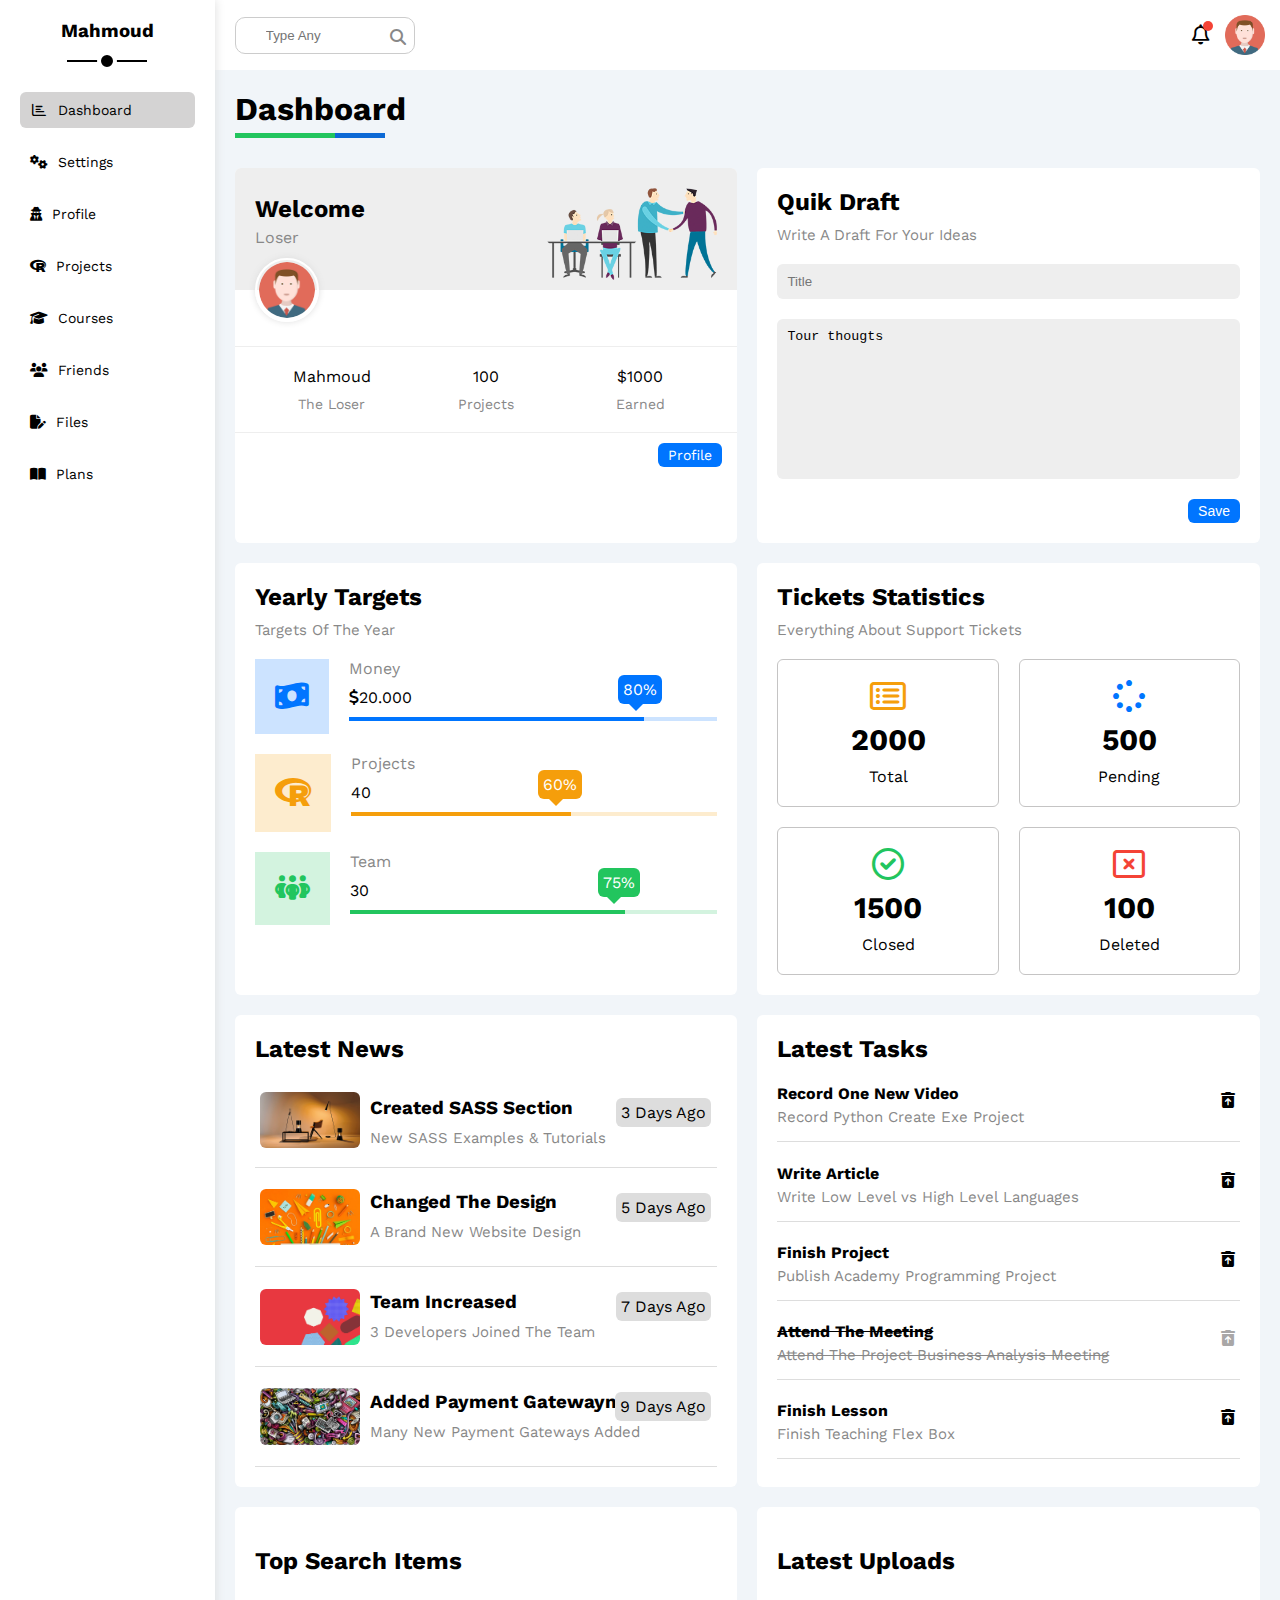
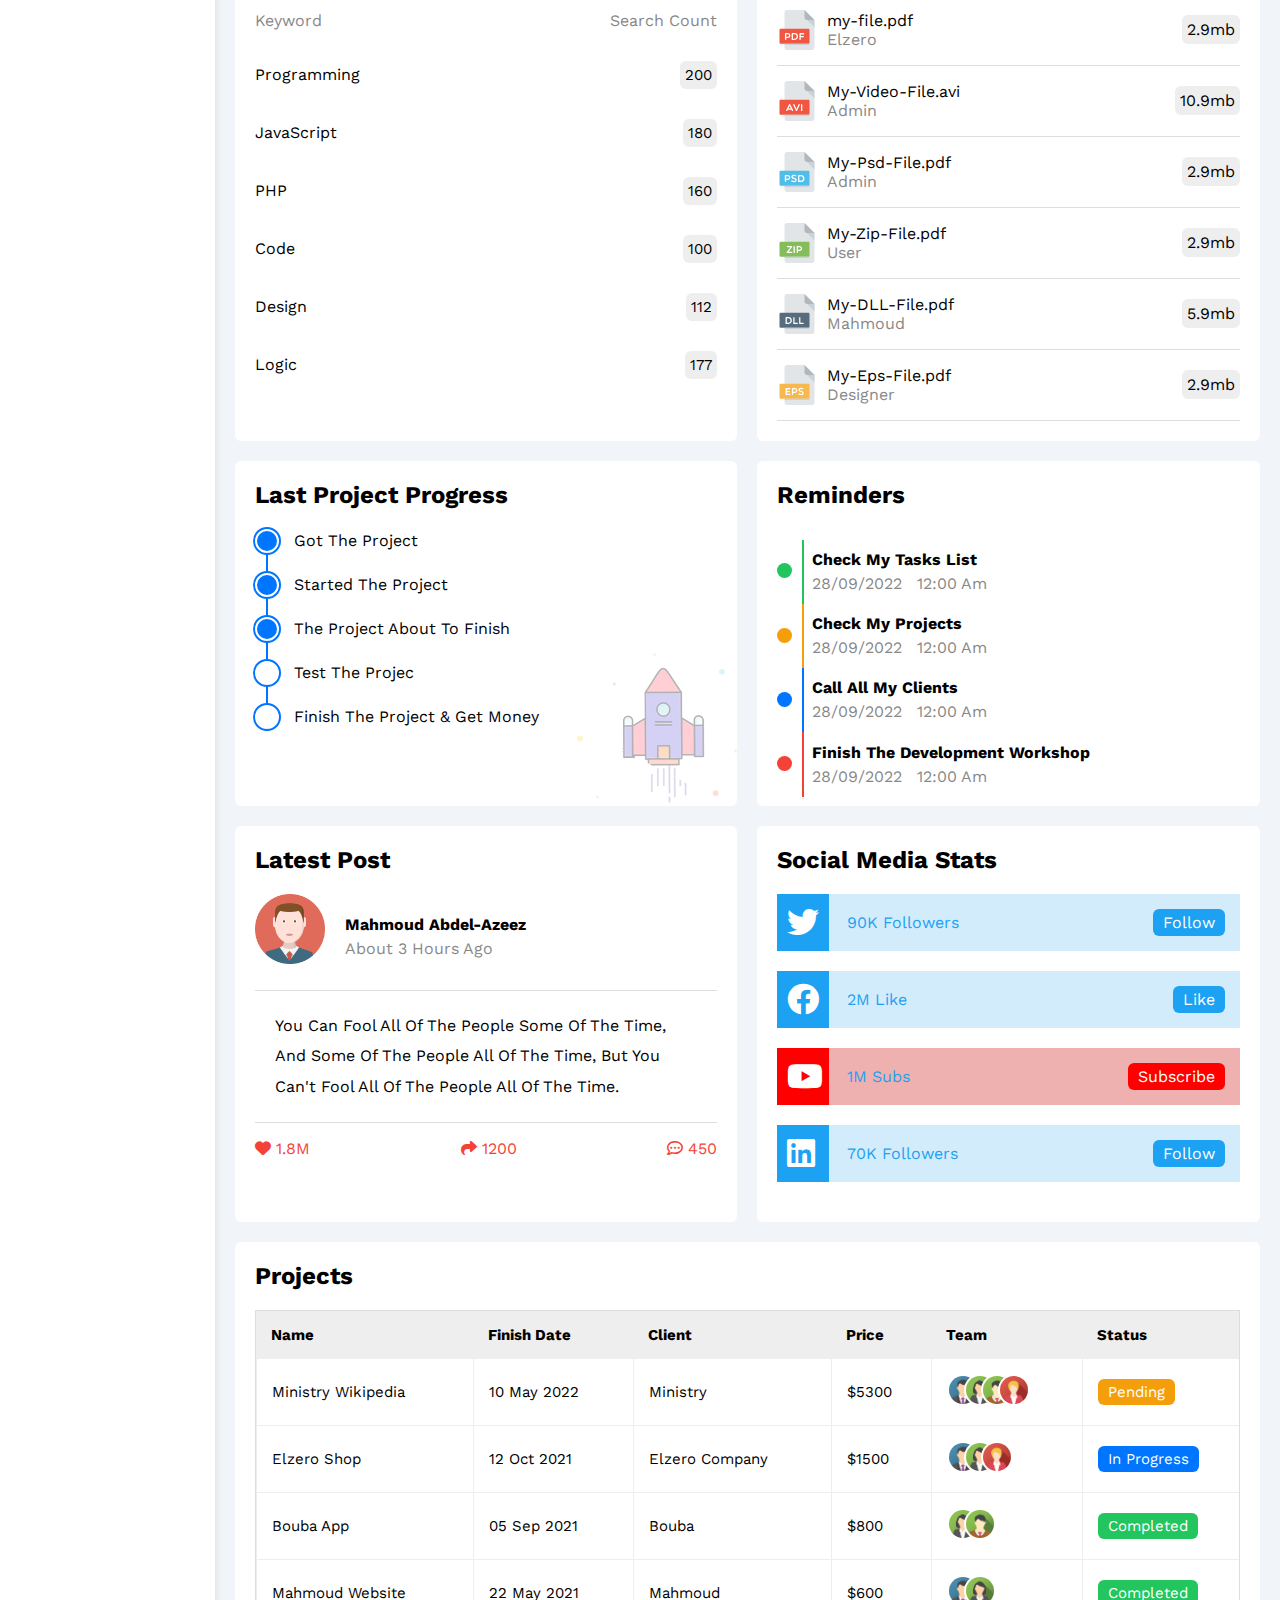
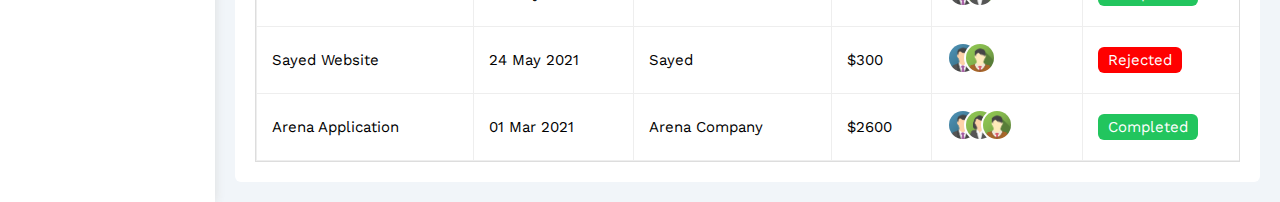
<file: index.html>
<!DOCTYPE html>
<html lang="en">

<head>
    <meta charset="UTF-8">
    <meta http-equiv="X-UA-Compatible" content="IE=edge">
    <meta name="viewport" content="width=device-width, initial-scale=1.0">
    <title>Dash-board</title>
    <link rel="stylesheet" href="css files/all.min.css">
    <link rel="stylesheet" href="css files/framework.css">
    <link rel="stylesheet" href="css files/master.css">

    <!-- <link rel="stylesheet" href="css files/normalize.css"> -->

    <!-- google fonts -->
    <link rel="preconnect" href="https://fonts.googleapis.com">
    <link rel="preconnect" href="https://fonts.gstatic.com" crossorigin>
    <link href="https://fonts.googleapis.com/css2?family=Cairo+Play:wght@200;300;400;500;600;700&family=Kalam:wght@300;400;700&family=Open+Sans:ital,wght@0,300;0,400;0,500;0,600;0,700;0,800;1,300;1,400;1,500;1,600;1,700;1,800&family=Patrick+Hand&family=Teko:wght@300&family=Work+Sans:ital,wght@0,100;0,300;0,500;0,600;0,700;1,300;1,500;1,600;1,700&display=swap"
        rel="stylesheet">

</head>

<body>
    <div class="page display-flex">
        <div class="sidebar bg-color-white p-20 relative">
            <h3 class="relative mt-0 text-c">Mahmoud</h3>
            <ul>
                <li>
                    <a class="active display-flex fs-14 color-black rad-6 flex-align-center p-10" href="index.html">
                        <i class="fa-regular fa-chart-bar fa-fw"></i>
                        <span>Dashboard</span>
                    </a>
                </li>
            </ul>
            <ul>
                <li>
                    <a class=" display-flex fs-14 color-black rad-6 flex-align-center p-10" href="setting.html">
                        <i class="fa-solid fa-gears"></i>
                        <span>Settings</span>
                    </a>
                </li>
            </ul>
            <ul>
                <li>
                    <a class=" display-flex fs-14 color-black rad-6 flex-align-center p-10" href="profile.html">
                        <i class="fa-solid fa-user-secret"></i>
                        <span>Profile</span>
                    </a>
                </li>
            </ul>
            <ul>
                <li>
                    <a class=" display-flex fs-14 color-black rad-6 flex-align-center p-10" href="projects.html">
                        <i class="fa-brands fa-r-project"></i>
                        <span>Projects</span>
                    </a>
                </li>
            </ul>
            <ul>
                <li>
                    <a class=" display-flex fs-14 color-black rad-6 flex-align-center p-10" href="courses.html">
                        <i class="fa-solid fa-graduation-cap"></i>
                        <span>Courses</span>
                    </a>
                </li>
            </ul>
            <ul>
                <li>
                    <a class=" display-flex fs-14 color-black rad-6 flex-align-center p-10" href="friends.html">
                        <i class="fa-solid fa-users"></i>
                        <span>Friends</span>
                    </a>
                </li>
            </ul>
            <ul>
                <li>
                    <a class=" display-flex fs-14 color-black rad-6 flex-align-center p-10" href="files.html">
                        <i class="fa-solid fa-file-pen"></i>
                        <span>Files</span>
                    </a>
                </li>
            </ul>
            <ul>
                <li>
                    <a class=" display-flex fs-14 color-black rad-6 flex-align-center p-10" href="plans.html">
                        <i class="fa-solid fa-book-open"></i>
                        <span>Plans</span>
                    </a>
                </li>
            </ul>

        </div>
        <div class="content full-width">
            <!-- start head -->
            <div class="head flex-between bg-color-white p-15">
                <div class="search relative">
                    <i class="fa-solid fa-magnifying-glass absolute"></i>
                    <input class="p-10" type="search" name="" id="" placeholder="Type Any ">
                </div>
                <div class="icons display-flex flex-align-center">
                    <span class="notification relative">
                        <i class="fa-regular fa-bell fa-lg"></i>
                    </span>
                    <img src="images/avatar.png" alt="">
                </div>
            </div>
            <!-- End head -->
            <h1 class="relative">Dashboard</h1>
            <div class="wrapper display-grid gap-20">
                <!-- start welcome widget -->
                <div class="welcome bg-color-white rad-6  text-center-mobile">
                    <div class="intro p-20 flex-between bg-color-eee">
                        <div>
                            <h2 class="m-0">Welcome</h2>
                            <p class="mt-5 color-grey">Loser</p>
                        </div>
                        <img src="images/welcome (1).png" alt="" class="hide-mobile">
                    </div>
                    <img src="images/avatar.png" alt="" class="avatar">
                    <div class="body text-c display-flex p-20 mt-20 display-block-mobile">
                        <div>Mahmoud <span class="display-block color-grey fs-14 mt-10">The Loser</span></div>
                        <div>100<span class="display-block color-grey fs-14 mt-10">Projects</span></div>
                        <div> $1000 <span class="display-block color-grey fs-14 mt-10">Earned</span></div>
                    </div>
                    <a href="profile.html" class="visit fs-14 bg-color-blue display-block color-white fit-content btn-shape">Profile</a>
                </div>
                <!-- End welcome widget -->
                <!-- start draft widget -->
                <div class="quick-draft p-20 rad-6 bg-color-white">
                    <h2 class="mt-0 mb-10">Quik Draft</h2>
                    <p class="mt-0 mb-20 color-grey fs-15">Write A Draft For Your Ideas</p>
                    <form action="">
                        <input class="display-block mb-20 p-10 full-width br-none bg-color-eee rad-6" type="text" placeholder="Title ">
                        <textarea class="display-block mb-20 p-10 full-width br-none bg-color-eee rad-6" name=" " id=" ">Tour thougts</textarea>
                        <input class="save display-block fs-14 color-white bg-color-blue br-none fit-content btn-shape" type="submit" value="Save">
                    </form>
                </div>

                <!-- End draft widget -->
                <!-- start yearly-targets widget -->
                <div class="yearly-targets bg-color-white rad-6 p-20 ">
                    <h2 class="mt-0 mb-10">Yearly Targets</h2>
                    <p class="mt-0 mb-20 color-grey fs-15">Targets Of The Year</p>
                    <div class="money mb-20 display-flex">
                        <div class="money-icon mr-20 text-c p-20">
                            <i class="fa-solid fa-money-bill-wave"></i>
                        </div>
                        <div class="info1">
                            <span class="display-block color-grey mb-10">Money</span>
                            <span class="mb-10 display-block"><i class="fa-solid fa-dollar-sign"></i>20.000</span>
                            <div class="progress relative">
                                <span class="absolute rad-10 p-5">80%</span>
                                <span class="full-width display-block relative"></span>
                            </div>
                        </div>
                    </div>
                    <div class="projects mb-20 display-flex">
                        <div class="project-icon mr-20 text-c p-20">
                            <i class="fa-brands fa-r-project"></i>
                        </div>
                        <div class="info2">
                            <span class="display-block color-grey mb-10">Projects</span>
                            <span class="mb-10 display-block">40</span>
                            <div class="progress relative">
                                <span class="absolute rad-10 p-5">60%</span>
                                <span class="full-width display-block relative"></span>
                            </div>
                        </div>
                    </div>
                    <div class="team mb-20 display-flex">
                        <div class="team-icon mr-20 text-c p-20">
                            <i class="fa-solid fa-people-group"></i>
                        </div>
                        <div class="info3">
                            <span class="display-block color-grey mb-10">Team</span>
                            <span class="mb-10 display-block">30</span>
                            <div class="progress relative">
                                <span class="absolute rad-10 p-5">75%</span>
                                <span class="full-width display-block relative"></span>
                            </div>
                        </div>
                    </div>
                </div>
                <!-- End yearly-targets widget -->

                <!--start Tickets Statistics widget -->
                <div class="tickets bg-color-white rad-6 p-20">
                    <h2 class="mt-0 mb-10">Tickets Statistics</h2>
                    <p class="mt-0 mb-20 color-grey fs-15">Everything About Support Tickets</p>
                    <div class="info display-grid gap-20">
                        <div class="box rad-10 p-20 text-c">
                            <i class="fa-regular fa-rectangle-list fa-2x mb-10 orange-color "></i>
                            <span class="display-block mb-10">2000</span>
                            <span>Total</span>
                        </div>
                        <div class="box rad-10 p-20 text-c">
                            <i class="fa-solid fa-spinner fa-2x mb-10 blue-color"></i>
                            <span class="display-block mb-10">500</span>
                            <span>Pending</span>
                        </div>
                        <div class="box rad-10 p-20 text-c">
                            <i class="fa-regular fa-circle-check fa-2x mb-10 green-color"></i>
                            <span class="display-block mb-10">1500</span>
                            <span>Closed</span>
                        </div>
                        <div class="box rad-10 p-20 text-c">
                            <i class="fa-regular fa-rectangle-xmark fa-2x mb-10 red-color"></i>
                            <span class="display-block mb-10">100</span>
                            <span>Deleted</span>
                        </div>
                    </div>
                </div>
                <!--End Tickets Statistics widget -->
                <!-- start Latest news -->
                <div class="news bg-color-white rad-6 p-20">
                    <h2 class="mt-0 mb-10">Latest News</h2>
                    <div class="box flex-between ">
                        <img src="images/news-01.png" alt="">
                        <div class="info  relative ">
                            <h3 class="mb-0">Created SASS Section</h3>
                            <p class="mt-0  color-grey fs-15 mt-10">New SASS Examples & Tutorials</p>
                            <span class="absolute">3 Days Ago</span>
                        </div>
                    </div>
                    <div class="box flex-between">
                        <img src="images/news-02.png" alt="">
                        <div class="info relative">
                            <h3 class="mb-0">Changed The Design</h3>
                            <p class="mt-0 mb-20 color-grey fs-15 mt-10">A Brand New Website Design</p>
                            <span class="absolute">5 Days Ago</span>
                        </div>
                    </div>
                    <div class="box flex-between ">
                        <img src="images/news-03.png" alt="">
                        <div class="info relative">
                            <h3 class="mb-0">Team Increased</h3>
                            <p class="mt-0 mb-20 color-grey fs-15 mt-10">3 Developers Joined The Team</p>
                            <span class="absolute">7 Days Ago</span>
                        </div>
                    </div>
                    <div class="box flex-between ">
                        <img src="images/news-04.png" alt="">
                        <div class="info  relative">
                            <h3 class="mb-0">Added Payment Gatewayn</h3>
                            <p class="mt-0 mb-20 color-grey fs-15 mt-10">Many New Payment Gateways Added</p>
                            <span class="absolute">9 Days Ago</span>
                        </div>
                    </div>
                </div>
                <!-- End Latest news -->
                <!-- start Latest Tasks -->
                <div class="tasks bg-color-white rad-6 p-20">
                    <h2 class="mt-0 mb-10">Latest Tasks</h2>
                    <div class="box relative">
                        <h4 class="mb-0">Record One New Video</h4>
                        <p class="mt-0  color-grey fs-15 mt-5">Record Python Create Exe Project</p>
                        <span class="absolute"><i class="fa-solid fa-trash-can-arrow-up"></i></span>
                    </div>
                    <div class="box relative">
                        <h4 class="mb-0">Write Article</h4>
                        <p class="mt-0  color-grey fs-15 mt-5">Write Low Level vs High Level Languages</p>
                        <span class="absolute"><i class="fa-solid fa-trash-can-arrow-up"></i></span>
                    </div>
                    <div class="box relative">
                        <h4 class="mb-0">Finish Project</h4>
                        <p class="mt-0  color-grey fs-15 mt-5">Publish Academy Programming Project</p>
                        <span class="absolute"><i class="fa-solid fa-trash-can-arrow-up"></i></span>
                    </div>
                    <div class="box relative">
                        <h4 class="mb-0"><del>Attend The Meeting</del></h4>
                        <p class="mt-0  color-grey fs-15 mt-5"><del>Attend The Project Business Analysis Meeting</del></p>
                        <span class="absolute hidd"><i class="fa-solid fa-trash-can-arrow-up"></i></span>
                    </div>
                    <div class="box relative">
                        <h4 class="mb-0">Finish Lesson</h4>
                        <p class="mt-0  color-grey fs-15 mt-5">Finish Teaching Flex Box</p>
                        <span class="absolute"><i class="fa-solid fa-trash-can-arrow-up"></i></span>
                    </div>
                </div>
                <!-- End Latest Tasks -->
                <!-- start Top Search Items -->
                <div class="top bg-color-white rad-6 p-20">
                    <h2>Top Search Items</h2>
                    <div class="box flex-between">
                        <p class="color-grey">Keyword</p>
                        <p class="color-grey">Search Count</p>
                    </div>
                    <div class="box flex-between">
                        <p class="">Programming</p>
                        <p class="bg-color-eee p-5 rad-6 fs-15">200</p>
                    </div>
                    <div class="box flex-between">
                        <p class="">JavaScript</p>
                        <p class="bg-color-eee p-5 rad-6 fs-15">180</p>
                    </div>
                    <div class="box flex-between">
                        <p class="">PHP</p>
                        <p class="bg-color-eee p-5 rad-6 fs-15">160</p>
                    </div>
                    <div class="box flex-between">
                        <p class="">Code</p>
                        <p class="bg-color-eee p-5 rad-6 fs-15">100</p>
                    </div>
                    <div class="box flex-between">
                        <p class="">Design</p>
                        <p class="bg-color-eee p-5 rad-6 fs-15">112</p>
                    </div>
                    <div class="box flex-between">
                        <p class="">Logic</p>
                        <p class="bg-color-eee p-5 rad-6 fs-15">177</p>
                    </div>
                </div>
                <!-- End Top Search Items -->
                <!-- start Latest Uploads -->
                <div class="latest bg-color-white rad-6 p-20">
                    <h2>Latest Uploads</h2>
                    <div class="box flex-between">
                        <img src="images/pdf.svg" alt="" class="mr-10">
                        <div class="info flex-between flex-1">
                            <p>my-file.pdf <span class="display-block color-grey">Elzero</span></p>
                            <span class="bg-color-eee rad-6 p-5">2.9mb</span>
                        </div>
                    </div>
                    <div class="box flex-between">
                        <img src="images/avi.svg" alt="" class="mr-10">
                        <div class="info flex-between flex-1">
                            <p>My-Video-File.avi<span class="display-block color-grey">Admin</span></p>
                            <span class="bg-color-eee rad-6 p-5">10.9mb</span>
                        </div>
                    </div>
                    <div class="box flex-between">
                        <img src="images/psd.svg" alt="" class="mr-10">
                        <div class="info flex-between flex-1">
                            <p>My-Psd-File.pdf <span class="display-block color-grey">Admin</span></p>
                            <span class="bg-color-eee rad-6 p-5">2.9mb</span>
                        </div>
                    </div>
                    <div class="box flex-between">
                        <img src="images/zip.svg" alt="" class="mr-10">
                        <div class="info flex-between flex-1">
                            <p>My-Zip-File.pdf <span class="display-block color-grey">User</span></p>
                            <span class="bg-color-eee rad-6 p-5">2.9mb</span>
                        </div>
                    </div>
                    <div class="box flex-between">
                        <img src="images/dll.svg" alt="" class="mr-10">
                        <div class="info flex-between flex-1">
                            <p>My-DLL-File.pdf<span class="display-block color-grey">Mahmoud</span></p>
                            <span class="bg-color-eee rad-6 p-5">5.9mb</span>
                        </div>
                    </div>
                    <div class="box flex-between">
                        <img src="images/eps.svg" alt="" class="mr-10">
                        <div class="info flex-between flex-1">
                            <p>My-Eps-File.pdf<span class="display-block color-grey">Designer</span></p>
                            <span class="bg-color-eee rad-6 p-5">2.9mb</span>
                        </div>
                    </div>
                </div>
                <!-- End Latest Uploads -->
                <!-- start Last Project Progress -->
                <div class="last bg-color-white rad-6 p-20 relative">
                    <h2 class="mt-0 mb-20">Last Project Progress</h2>
                    <ul class="m-0 relative">
                        <li class="mt-25 display-flex flex-align-center done">Got The Project</li>
                        <li class="mt-25 display-flex flex-align-center done">Started The Project</li>
                        <li class="mt-25 display-flex flex-align-center done">The Project About To Finish</li>
                        <li class="mt-25 display-flex flex-align-center current">Test The Projec</li>
                        <li class="mt-25 display-flex flex-align-center">Finish The Project & Get Money</li>
                    </ul>
                    <img src="images/project.png " class="launch-icon hide-mobile" alt="">
                </div>
                <!-- End Last Project Progress -->
                <!-- start reminders -->
                <div class="reminders bg-color-white rad-6 p-20 ">
                    <h2 class="mt-0 mb-20">Reminders</h2>
                    <div class="box1 flex-between">
                        <span class="mr-20 mt-20"></span>
                        <div class="info flex-1 relative">
                            <h4 class="mb-5">Check My Tasks List</h4>
                            <span class="color-grey">28/09/2022 </span>
                            <span class="color-grey ml-10 "> 12:00 Am</span>
                        </div>
                    </div>
                    <div class="box2 flex-between">
                        <span class="mr-20 mt-20"></span>
                        <div class="info flex-1 relative">
                            <h4 class="mb-5">Check My Projects</h4>
                            <span class="color-grey">28/09/2022 </span>
                            <span class="color-grey ml-10 "> 12:00 Am</span>
                        </div>
                    </div>
                    <div class="box3 flex-between">
                        <span class="mr-20 mt-20"></span>
                        <div class="info flex-1 relative">
                            <h4 class="mb-5">Call All My Clients</h4>
                            <span class="color-grey">28/09/2022 </span>
                            <span class="color-grey ml-10 "> 12:00 Am</span>
                        </div>
                    </div>
                    <div class="box4 flex-between">
                        <span class="mr-20 mt-20"></span>
                        <div class="info flex-1 relative">
                            <h4 class="mb-5">Finish The Development Workshop</h4>
                            <span class="color-grey">28/09/2022 </span>
                            <span class="color-grey ml-10 "> 12:00 Am</span>
                        </div>
                    </div>
                </div>
                <!-- End reminders -->
                <!--start Latest Post -->
                <div class="latest-post bg-color-white rad-6 p-20 ">
                    <h2 class="mt-0 mb-20"> Latest Post</h2>
                    <div class="personal display-flex">
                        <img src="images/avatar.png" class="mr-20" alt=" ">
                        <div class="info flex-1 ">
                            <h4 class="mb-5 ">Mahmoud Abdel-Azeez</h4>
                            <p class="color-grey mt-0 ">About 3 Hours Ago</p>
                        </div>
                    </div>
                    <div class="post ">
                        <p class="p-20">You Can Fool All Of The People Some Of The Time, And Some Of The People All Of The Time, But You Can't Fool All Of The People All Of The Time.</p>
                    </div>
                    <div class="reactions flex-between ">
                        <span class="red-color"><i class="fa-solid fa-heart "></i> 1.8M</span>
                        <span class="red-color"><i class="fa-solid fa-share"></i> 1200</span>
                        <span class="red-color"><i class="fa-regular fa-comment-dots "></i> 450</span>
                    </div>
                </div>
                <!-- End Latest Post -->
                <!-- start Social Media Stats -->
                <div class="social bg-color-white rad-6 p-20">
                    <h2 class="mt-0 mb-20"> Social Media Stats</h2>
                    <div class="box flex-between mb-20  relative twitter p-15">
                        <i class="fa-brands fa-twitter absolute fa-2x color-white flex-between text-c p-10"></i>
                        <div class="info flex-1 flex-between ">
                            <span class="">90K Followers</span>
                            <a href="https://www.twitter.com" class="btn-shape color-white">Follow</a>
                        </div>
                    </div>
                    <div class="box flex-between mb-20  relative twitter p-15">
                        <i class="fa-brands fa-facebook absolute fa-2x color-white flex-between text-c p-10"></i>
                        <div class="info flex-1 flex-between ">
                            <span class="">2M Like</span>
                            <a href="https://www.twitter.com" class="btn-shape color-white">Like</a>
                        </div>
                    </div>
                    <div class="box flex-between mb-20  relative twitter youtube p-15">
                        <i class="fa-brands fa-youtube absolute fa-2x color-white flex-between text-c p-10">
                        </i>
                        <div class="info flex-1 flex-between ">
                            <span class="">1M Subs</span>
                            <a href="https://www.twitter.com" class="btn-shape color-white">Subscribe</a>
                        </div>
                    </div>
                    <div class="box flex-between mb-20  relative twitter p-15">
                        <i class="fa-brands fa-linkedin absolute fa-2x color-white flex-between text-c p-10"></i>
                        <div class="info flex-1 flex-between ">
                            <span class="">70K Followers</span>
                            <a href="https://www.twitter.com" class="btn-shape color-white">Follow</a>
                        </div>
                    </div>
                </div>
                <!-- End Social Media Stats -->
            </div>
            <!-- start Project table -->
            <div class="projects bg-color-white rad-6 p-20 m-20">
                <h2 class="mt-0 mb-20"> Projects</h2>
                <div class="responsive-table">
                    <table class="full-width fs-15 ">
                        <thead class="bg-color-eee">
                            <tr>
                                <td>Name</td>
                                <td>Finish Date</td>
                                <td>Client</td>
                                <td>Price</td>
                                <td>Team</td>
                                <td>Status</td>
                            </tr>
                        </thead>
                        <tbody>
                            <tr>
                                <td>Ministry Wikipedia</td>
                                <td>10 May 2022</td>
                                <td>Ministry</td>
                                <td>$5300</td>
                                <td>
                                    <img src="images/team-01.png" alt="" />
                                    <img src="images/team-02.png" alt="" />
                                    <img src="images/team-03.png" alt="" />
                                    <img src="images/team-05.png" alt="" />
                                </td>
                                <td>
                                    <span class="label btn-shape bg-color-orange color-white">Pending</span>
                                </td>
                            </tr>
                            <tr>
                                <td>Elzero Shop</td>
                                <td>12 Oct 2021</td>
                                <td>Elzero Company</td>
                                <td>$1500</td>
                                <td>
                                    <img src="images/team-01.png" alt="" />
                                    <img src="images/team-02.png" alt="" />
                                    <img src="images/team-05.png" alt="" />
                                </td>
                                <td><span class="label btn-shape bg-color-blue color-white">In Progress</span></td>
                            </tr>
                            <tr>
                                <td>Bouba App</td>
                                <td>05 Sep 2021</td>
                                <td>Bouba</td>
                                <td>$800</td>
                                <td>
                                    <img src="images/team-02.png" alt="" />
                                    <img src="images/team-03.png" alt="" />
                                </td>
                                <td><span class="label btn-shape bg-color-green color-white">Completed</span></td>
                            </tr>
                            <tr>
                                <td>Mahmoud Website</td>
                                <td>22 May 2021</td>
                                <td>Mahmoud</td>
                                <td>$600</td>
                                <td>
                                    <img src="images/team-01.png" alt="" />
                                    <img src="images/team-02.png" alt="" />
                                </td>
                                <td><span class="label btn-shape bg-color-green color-white">Completed</span></td>
                            </tr>
                            <tr>
                                <td>Sayed Website</td>
                                <td>24 May 2021</td>
                                <td>Sayed</td>
                                <td>$300</td>
                                <td>
                                    <img src="images/team-01.png" alt="" />
                                    <img src="images/team-03.png" alt="" />
                                </td>
                                <td><span class="label btn-shape bg-color-red color-white">Rejected</span></td>
                            </tr>
                            <tr>
                                <td>Arena Application</td>
                                <td>01 Mar 2021</td>
                                <td>Arena Company</td>
                                <td>$2600</td>
                                <td>
                                    <img src="images/team-01.png" alt="" />
                                    <img src="images/team-02.png" alt="" />
                                    <img src="images/team-03.png" alt="" />

                                </td>
                                <td><span class="label btn-shape bg-color-green color-white">Completed</span></td>
                            </tr>
                        </tbody>
                    </table>
                </div>
            </div>
            <!-- End Project table -->
        </div>
    </div>

</body>

</html>
</file>
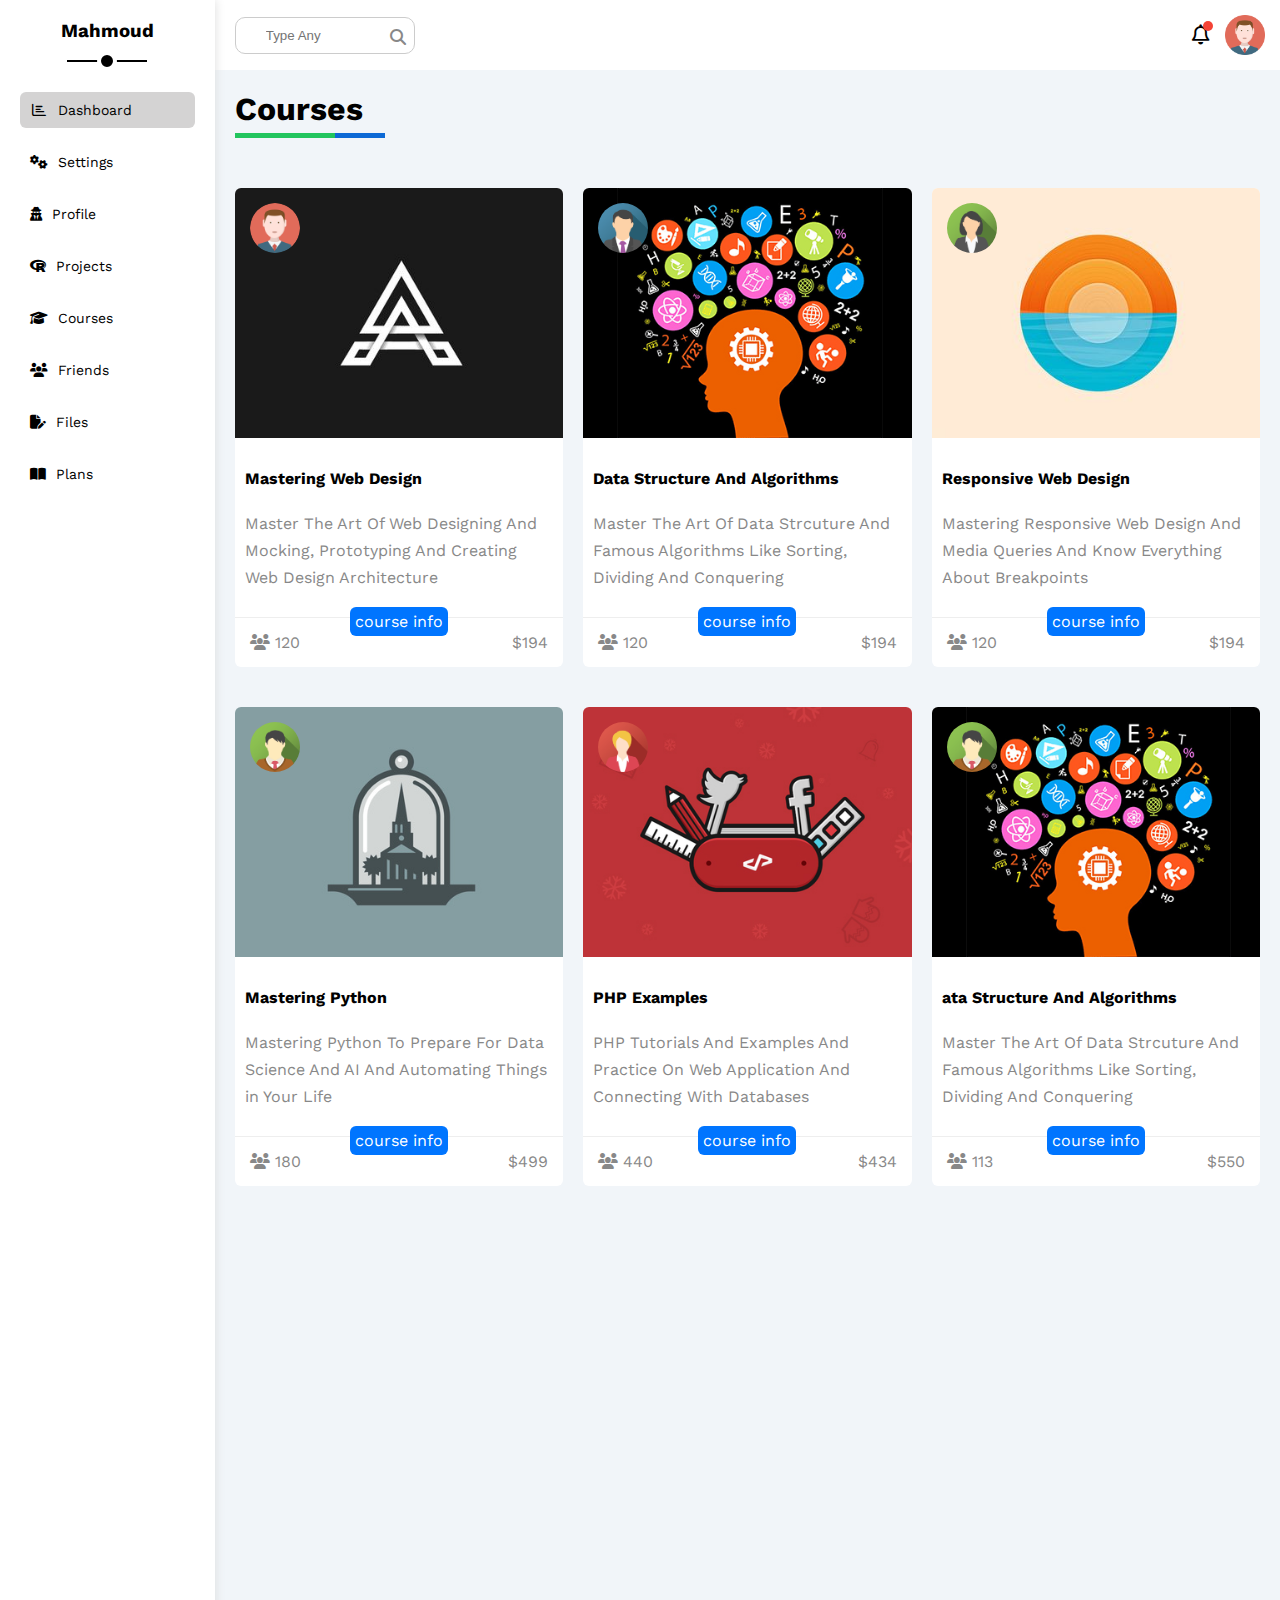
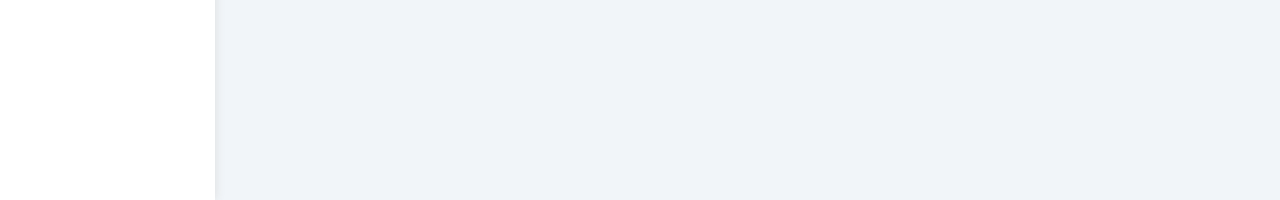
<file: courses.html>
<!DOCTYPE html>
<html lang="en">

<head>
    <meta charset="UTF-8">
    <meta http-equiv="X-UA-Compatible" content="IE=edge">
    <meta name="viewport" content="width=device-width, initial-scale=1.0">
    <title>Courses</title>
    <link rel="stylesheet" href="css files/all.min.css">
    <link rel="stylesheet" href="css files/framework.css">
    <link rel="stylesheet" href="css files/master.css">

    <!-- <link rel="stylesheet" href="css files/normalize.css"> -->

    <!-- google fonts -->
    <link rel="preconnect" href="https://fonts.googleapis.com">
    <link rel="preconnect" href="https://fonts.gstatic.com" crossorigin>
    <link href="https://fonts.googleapis.com/css2?family=Cairo+Play:wght@200;300;400;500;600;700&family=Kalam:wght@300;400;700&family=Open+Sans:ital,wght@0,300;0,400;0,500;0,600;0,700;0,800;1,300;1,400;1,500;1,600;1,700;1,800&family=Patrick+Hand&family=Teko:wght@300&family=Work+Sans:ital,wght@0,100;0,300;0,500;0,600;0,700;1,300;1,500;1,600;1,700&display=swap"
        rel="stylesheet">

</head>

<body>
    <div class="page display-flex">
        <div class="sidebar bg-color-white p-20 relative">
            <h3 class="relative mt-0 text-c">Mahmoud</h3>
            <ul>
                <li>
                    <a class="active display-flex fs-14 color-black rad-6 flex-align-center p-10" href="index.html">
                        <i class="fa-regular fa-chart-bar fa-fw"></i>
                        <span>Dashboard</span>
                    </a>
                </li>
            </ul>
            <ul>
                <li>
                    <a class=" display-flex fs-14 color-black rad-6 flex-align-center p-10" href="setting.html">
                        <i class="fa-solid fa-gears"></i>
                        <span>Settings</span>
                    </a>
                </li>
            </ul>
            <ul>
                <li>
                    <a class=" display-flex fs-14 color-black rad-6 flex-align-center p-10" href="profile.html">
                        <i class="fa-solid fa-user-secret"></i>
                        <span>Profile</span>
                    </a>
                </li>
            </ul>
            <ul>
                <li>
                    <a class=" display-flex fs-14 color-black rad-6 flex-align-center p-10" href="projects.html">
                        <i class="fa-brands fa-r-project"></i>
                        <span>Projects</span>
                    </a>
                </li>
            </ul>
            <ul>
                <li>
                    <a class=" display-flex fs-14 color-black rad-6 flex-align-center p-10" href="courses.html">
                        <i class="fa-solid fa-graduation-cap"></i>
                        <span>Courses</span>
                    </a>
                </li>
            </ul>
            <ul>
                <li>
                    <a class=" display-flex fs-14 color-black rad-6 flex-align-center p-10" href="friends.html">
                        <i class="fa-solid fa-users"></i>
                        <span>Friends</span>
                    </a>
                </li>
            </ul>
            <ul>
                <li>
                    <a class=" display-flex fs-14 color-black rad-6 flex-align-center p-10" href="files.html">
                        <i class="fa-solid fa-file-pen"></i>
                        <span>Files</span>
                    </a>
                </li>
            </ul>
            <ul>
                <li>
                    <a class=" display-flex fs-14 color-black rad-6 flex-align-center p-10" href="plans.html">
                        <i class="fa-solid fa-book-open"></i>
                        <span>Plans</span>
                    </a>
                </li>
            </ul>

        </div>
        <div class="content full-width">
            <!-- start head -->
            <div class="head flex-between bg-color-white p-15">
                <div class="search relative">
                    <i class="fa-solid fa-magnifying-glass absolute"></i>
                    <input class="p-10" type="search" name="" id="" placeholder="Type Any ">
                </div>
                <div class="icons display-flex flex-align-center">
                    <span class="notification relative">
                        <i class="fa-regular fa-bell fa-lg"></i>
                    </span>
                    <img src="images/avatar.png" alt="">
                </div>
            </div>
            <!-- End head -->
            <h1 class="relative">Courses</h1>
            <div class="wrapper courses display-grid gap-20 ">
                <div class="course-box course-box-1 bg-color-white rad-10  mt-20 ">
                    <div class="image relative">
                        <img src="images/avatar.png" alt="">
                    </div>
                    <div class="description relative">
                        <h4>Mastering Web Design</h4>
                        <p>Master The Art Of Web Designing And Mocking, Prototyping And Creating Web Design Architecture</p>
                        <span class="absolute">course info</span>
                    </div>
                    <div class="info display-flex flex-between">
                        <span><i class="fa-solid fa-users"></i>120</span>
                        <span class="color-grey">$194</span>
                    </div>
                </div>
                <div class="course-box course-box-2 bg-color-white rad-10  mt-20 ">
                    <div class="image relative">
                        <img src="images/team-01.png" alt="">
                    </div>
                    <div class="description relative">
                        <h4>Data Structure And Algorithms</h4>
                        <p>Master The Art Of Data Strcuture And Famous Algorithms Like Sorting, Dividing And Conquering</p>
                        <span class="absolute">course info</span>
                    </div>
                    <div class="info display-flex flex-between ">
                        <span><i class="fa-solid fa-users"></i>120</span>
                        <span>$194</span>
                    </div>
                </div>
                <div class="course-box course-box-3 bg-color-white rad-10  mt-20 ">
                    <div class="image relative">
                        <img src="images/team-02.png" alt="">
                    </div>
                    <div class="description relative">
                        <h4>Responsive Web Design</h4>
                        <p>Mastering Responsive Web Design And Media Queries And Know Everything About Breakpoints</p>
                        <span class="absolute">course info</span>
                    </div>
                    <div class="info display-flex flex-between">
                        <span><i class="fa-solid fa-users"></i>120</span>
                        <span>$194</span>
                    </div>
                </div>
                <div class="course-box course-box-4 bg-color-white rad-10  mt-20 ">
                    <div class="image relative">
                        <img src="images/team-03.png" alt="">
                    </div>
                    <div class="description relative">
                        <h4>Mastering Python</h4>
                        <p>Mastering Python To Prepare For Data Science And AI And Automating Things in Your Life</p>
                        <span class="absolute">course info</span>
                    </div>
                    <div class="info display-flex flex-between">
                        <span><i class="fa-solid fa-users"></i>180</span>
                        <span>$499</span>
                    </div>
                </div>
                <div class="course-box course-box-5 bg-color-white rad-10  mt-20 ">
                    <div class="image relative">
                        <img src="images/team-05.png" alt="">
                    </div>
                    <div class="description relative">
                        <h4>PHP Examples</h4>
                        <p>PHP Tutorials And Examples And Practice On Web Application And Connecting With Databases</p>
                        <span class="absolute">course info</span>
                    </div>
                    <div class="info display-flex flex-between">
                        <span><i class="fa-solid fa-users"></i>440</span>
                        <span>$434</span>
                    </div>
                </div>
                <div class="course-box course-box-6 bg-color-white rad-10  mt-20 ">
                    <div class="image relative">
                        <img src="images/team-03.png" alt="">
                    </div>
                    <div class="description relative">
                        <h4>ata Structure And Algorithms</h4>
                        <p>Master The Art Of Data Strcuture And Famous Algorithms Like Sorting, Dividing And Conquering</p>
                        <span class="absolute">course info</span>
                    </div>
                    <div class="info display-flex flex-between">
                        <span><i class="fa-solid fa-users"></i>113</span>
                        <span>$550</span>
                    </div>
                </div>
            </div>

        </div>
    </div>

</body>

</html>
</file>
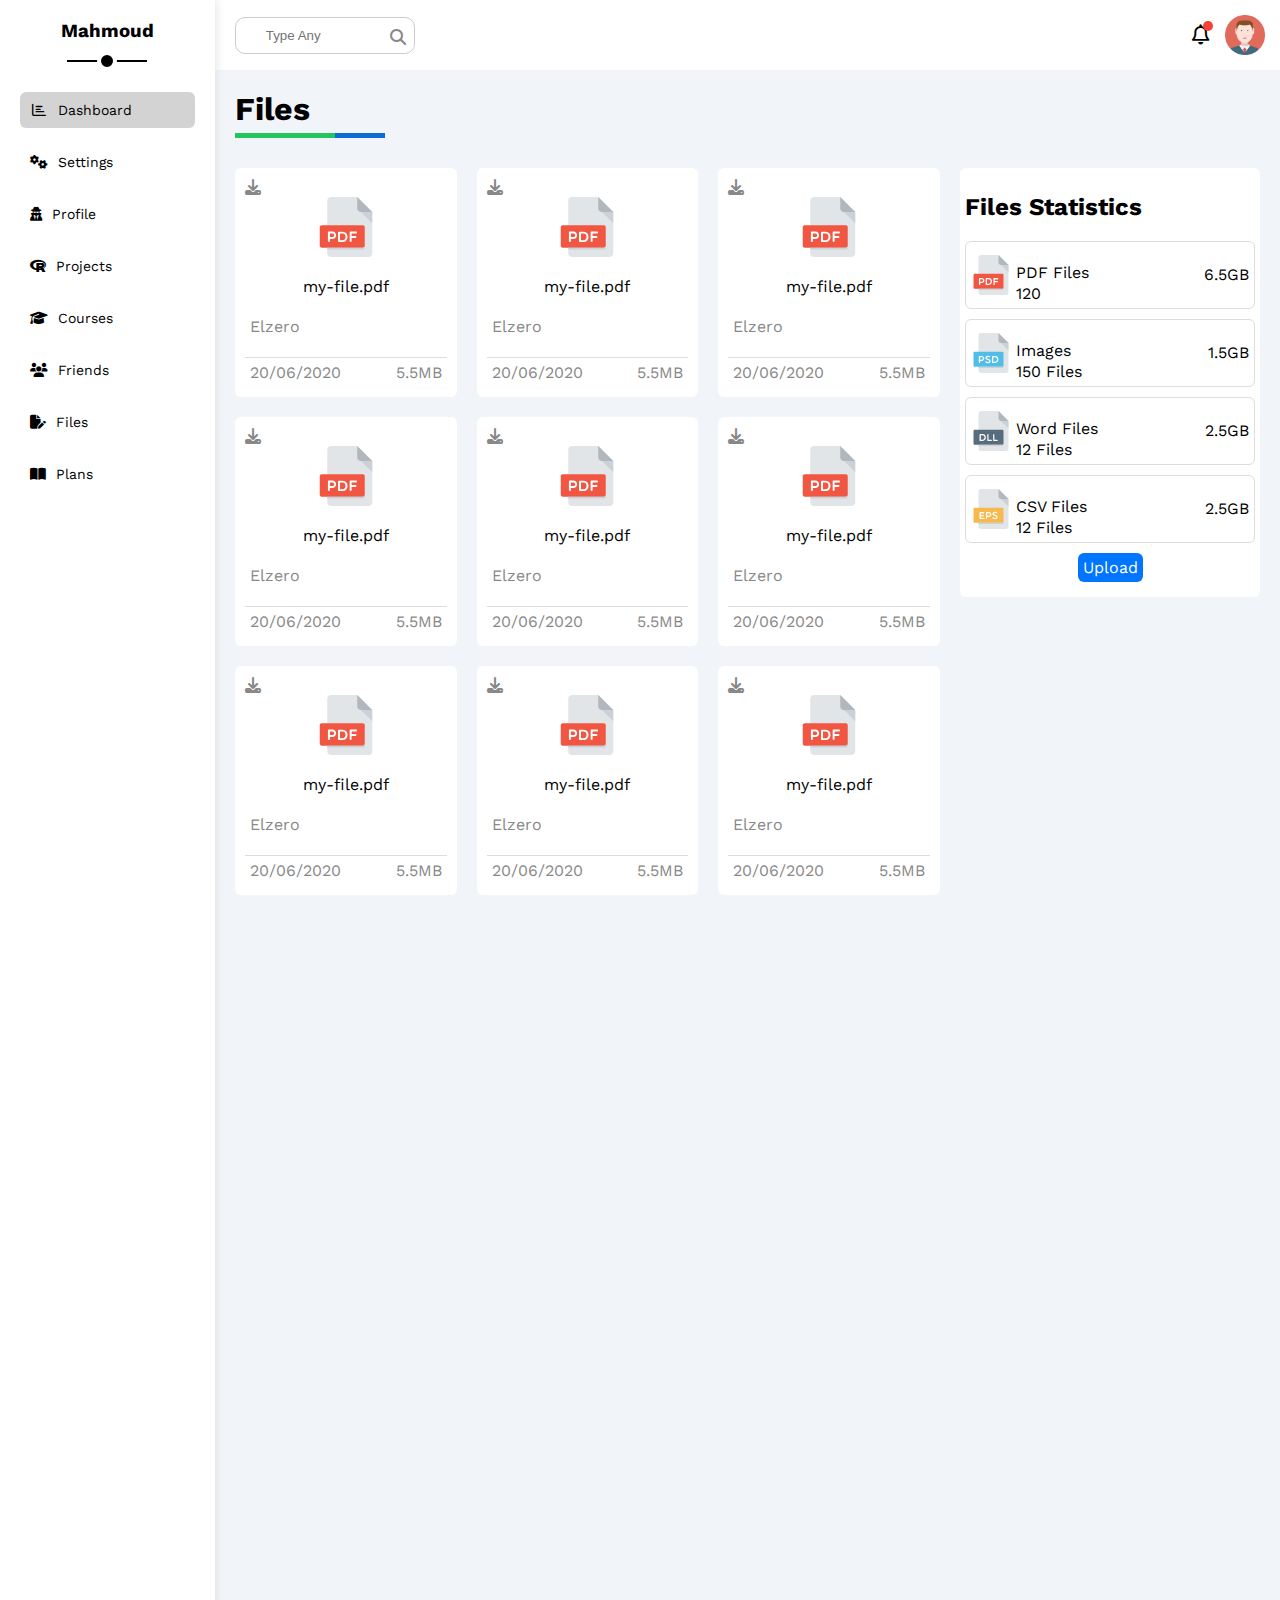
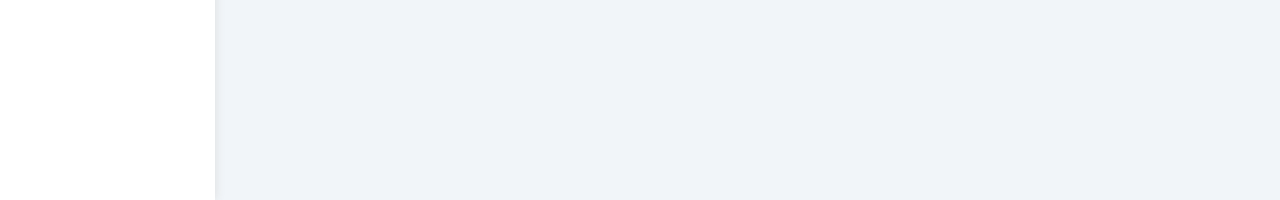
<file: files.html>
<!DOCTYPE html>
<html lang="en">

<head>
    <meta charset="UTF-8">
    <meta http-equiv="X-UA-Compatible" content="IE=edge">
    <meta name="viewport" content="width=device-width, initial-scale=1.0">
    <title>Files</title>
    <link rel="stylesheet" href="css files/all.min.css">
    <link rel="stylesheet" href="css files/framework.css">
    <link rel="stylesheet" href="css files/master.css">

    <!-- <link rel="stylesheet" href="css files/normalize.css"> -->

    <!-- google fonts -->
    <link rel="preconnect" href="https://fonts.googleapis.com">
    <link rel="preconnect" href="https://fonts.gstatic.com" crossorigin>
    <link href="https://fonts.googleapis.com/css2?family=Cairo+Play:wght@200;300;400;500;600;700&family=Kalam:wght@300;400;700&family=Open+Sans:ital,wght@0,300;0,400;0,500;0,600;0,700;0,800;1,300;1,400;1,500;1,600;1,700;1,800&family=Patrick+Hand&family=Teko:wght@300&family=Work+Sans:ital,wght@0,100;0,300;0,500;0,600;0,700;1,300;1,500;1,600;1,700&display=swap"
        rel="stylesheet">

</head>

<body>
    <div class="page display-flex">
        <div class="sidebar bg-color-white p-20 relative">
            <h3 class="relative mt-0 text-c">Mahmoud</h3>
            <ul>
                <li>
                    <a class="active display-flex fs-14 color-black rad-6 flex-align-center p-10" href="index.html">
                        <i class="fa-regular fa-chart-bar fa-fw"></i>
                        <span>Dashboard</span>
                    </a>
                </li>
            </ul>
            <ul>
                <li>
                    <a class=" display-flex fs-14 color-black rad-6 flex-align-center p-10" href="setting.html">
                        <i class="fa-solid fa-gears"></i>
                        <span>Settings</span>
                    </a>
                </li>
            </ul>
            <ul>
                <li>
                    <a class=" display-flex fs-14 color-black rad-6 flex-align-center p-10" href="profile.html">
                        <i class="fa-solid fa-user-secret"></i>
                        <span>Profile</span>
                    </a>
                </li>
            </ul>
            <ul>
                <li>
                    <a class=" display-flex fs-14 color-black rad-6 flex-align-center p-10" href="projects.html">
                        <i class="fa-brands fa-r-project"></i>
                        <span>Projects</span>
                    </a>
                </li>
            </ul>
            <ul>
                <li>
                    <a class=" display-flex fs-14 color-black rad-6 flex-align-center p-10" href="courses.html">
                        <i class="fa-solid fa-graduation-cap"></i>
                        <span>Courses</span>
                    </a>
                </li>
            </ul>
            <ul>
                <li>
                    <a class=" display-flex fs-14 color-black rad-6 flex-align-center p-10" href="friends.html">
                        <i class="fa-solid fa-users"></i>
                        <span>Friends</span>
                    </a>
                </li>
            </ul>
            <ul>
                <li>
                    <a class=" display-flex fs-14 color-black rad-6 flex-align-center p-10" href="files.html">
                        <i class="fa-solid fa-file-pen"></i>
                        <span>Files</span>
                    </a>
                </li>
            </ul>
            <ul>
                <li>
                    <a class=" display-flex fs-14 color-black rad-6 flex-align-center p-10" href="plans.html">
                        <i class="fa-solid fa-book-open"></i>
                        <span>Plans</span>
                    </a>
                </li>
            </ul>

        </div>
        <div class="content full-width">
            <!-- start head -->
            <div class="head flex-between bg-color-white p-15">
                <div class="search relative">
                    <i class="fa-solid fa-magnifying-glass absolute"></i>
                    <input class="p-10" type="search" name="" id="" placeholder="Type Any ">
                </div>
                <div class="icons display-flex flex-align-center">
                    <span class="notification relative">
                        <i class="fa-regular fa-bell fa-lg"></i>
                    </span>
                    <img src="images/avatar.png" alt="">
                </div>
            </div>
            <!-- End head -->
            <h1 class="relative">Files</h1>
            <div class="files display-flex  mr-20">
                <div class="wrapper  file display-grid gap-20 flex-1">
                    <div class="file-box bg-color-white rad-6 p-10">
                        <i class="fa-solid fa-download"></i>
                        <div class="image text-c">
                            <img src="images/pdf.svg" alt="">
                            <p>my-file.pdf</p>
                        </div>
                        <p class="p-5 color-grey">Elzero</p>
                        <div class="date display-flex flex-between flex-align-center p-5">
                            <span>20/06/2020</span>
                            <span>5.5MB</span>
                        </div>
                    </div>
                    <div class="file-box bg-color-white rad-6 p-10">
                        <i class="fa-solid fa-download"></i>
                        <div class="image text-c">
                            <img src="images/pdf.svg" alt="">
                            <p>my-file.pdf</p>
                        </div>
                        <p class="p-5 color-grey">Elzero</p>
                        <div class="date display-flex flex-between flex-align-center p-5">
                            <span>20/06/2020</span>
                            <span>5.5MB</span>
                        </div>
                    </div>
                    <div class="file-box bg-color-white rad-6 p-10">
                        <i class="fa-solid fa-download"></i>
                        <div class="image text-c">
                            <img src="images/pdf.svg" alt="">
                            <p>my-file.pdf</p>
                        </div>
                        <p class="p-5 color-grey">Elzero</p>
                        <div class="date display-flex flex-between flex-align-center p-5">
                            <span>20/06/2020</span>
                            <span>5.5MB</span>
                        </div>
                    </div>
                    <div class="file-box bg-color-white rad-6 p-10">
                        <i class="fa-solid fa-download"></i>
                        <div class="image text-c">
                            <img src="images/pdf.svg" alt="">
                            <p>my-file.pdf</p>
                        </div>
                        <p class="p-5 color-grey">Elzero</p>
                        <div class="date display-flex flex-between flex-align-center p-5">
                            <span>20/06/2020</span>
                            <span>5.5MB</span>
                        </div>
                    </div>
                    <div class="file-box bg-color-white rad-6 p-10">
                        <i class="fa-solid fa-download"></i>
                        <div class="image text-c">
                            <img src="images/pdf.svg" alt="">
                            <p>my-file.pdf</p>
                        </div>
                        <p class="p-5 color-grey">Elzero</p>
                        <div class="date display-flex flex-between flex-align-center p-5">
                            <span>20/06/2020</span>
                            <span>5.5MB</span>
                        </div>
                    </div>
                    <div class="file-box bg-color-white rad-6 p-10">
                        <i class="fa-solid fa-download"></i>
                        <div class="image text-c">
                            <img src="images/pdf.svg" alt="">
                            <p>my-file.pdf</p>
                        </div>
                        <p class="p-5 color-grey">Elzero</p>
                        <div class="date display-flex flex-between flex-align-center p-5">
                            <span>20/06/2020</span>
                            <span>5.5MB</span>
                        </div>
                    </div>
                    <div class="file-box bg-color-white rad-6 p-10">
                        <i class="fa-solid fa-download"></i>
                        <div class="image text-c">
                            <img src="images/pdf.svg" alt="">
                            <p>my-file.pdf</p>
                        </div>
                        <p class="p-5 color-grey">Elzero</p>
                        <div class="date display-flex flex-between flex-align-center p-5">
                            <span>20/06/2020</span>
                            <span>5.5MB</span>
                        </div>
                    </div>
                    <div class="file-box bg-color-white rad-6 p-10">
                        <i class="fa-solid fa-download"></i>
                        <div class="image text-c">
                            <img src="images/pdf.svg" alt="">
                            <p>my-file.pdf</p>
                        </div>
                        <p class="p-5 color-grey">Elzero</p>
                        <div class="date display-flex flex-between flex-align-center p-5">
                            <span>20/06/2020</span>
                            <span>5.5MB</span>
                        </div>
                    </div>
                    <div class="file-box bg-color-white rad-6 p-10">
                        <i class="fa-solid fa-download"></i>
                        <div class="image text-c">
                            <img src="images/pdf.svg" alt="">
                            <p>my-file.pdf</p>
                        </div>
                        <p class="p-5 color-grey">Elzero</p>
                        <div class="date display-flex flex-between flex-align-center p-5">
                            <span>20/06/2020</span>
                            <span>5.5MB</span>
                        </div>
                    </div>
                </div>
                <div class="files-stat bg-color-white p-5 rad-6">
                    <h2>Files Statistics</h2>
                    <div class="box display-flex flex-align-center flex-between">
                        <img src="images/pdf.svg" alt="">
                        <div>
                            <p> PDF Files</p>
                            <span>120</span>
                        </div>
                        <span class="flex-1">6.5GB</span>
                    </div>
                    <div class="box display-flex flex-align-center flex-between">
                        <img src="images/psd.svg" alt="">
                        <div>
                            <p>Images</p>
                            <span>150 Files</span>
                        </div>
                        <span class="flex-1">1.5GB</span>
                    </div>
                    <div class="box display-flex flex-align-center flex-between">
                        <img src="images/dll (1).svg" alt="">
                        <div>
                            <p>Word Files</p>
                            <span>12 Files</span>
                        </div>
                        <span class="flex-1">2.5GB</span>
                    </div>
                    <div class="box display-flex flex-align-center flex-between">
                        <img src="images/eps.svg" alt="">
                        <div>
                            <p>CSV Files</p>
                            <span>12 Files</span>
                        </div>
                        <span class="flex-1">2.5GB</span>
                    </div>
                    <a href="#">Upload</a>
                </div>
            </div>
        </div>
    </div>

</body>

</html>
</file>
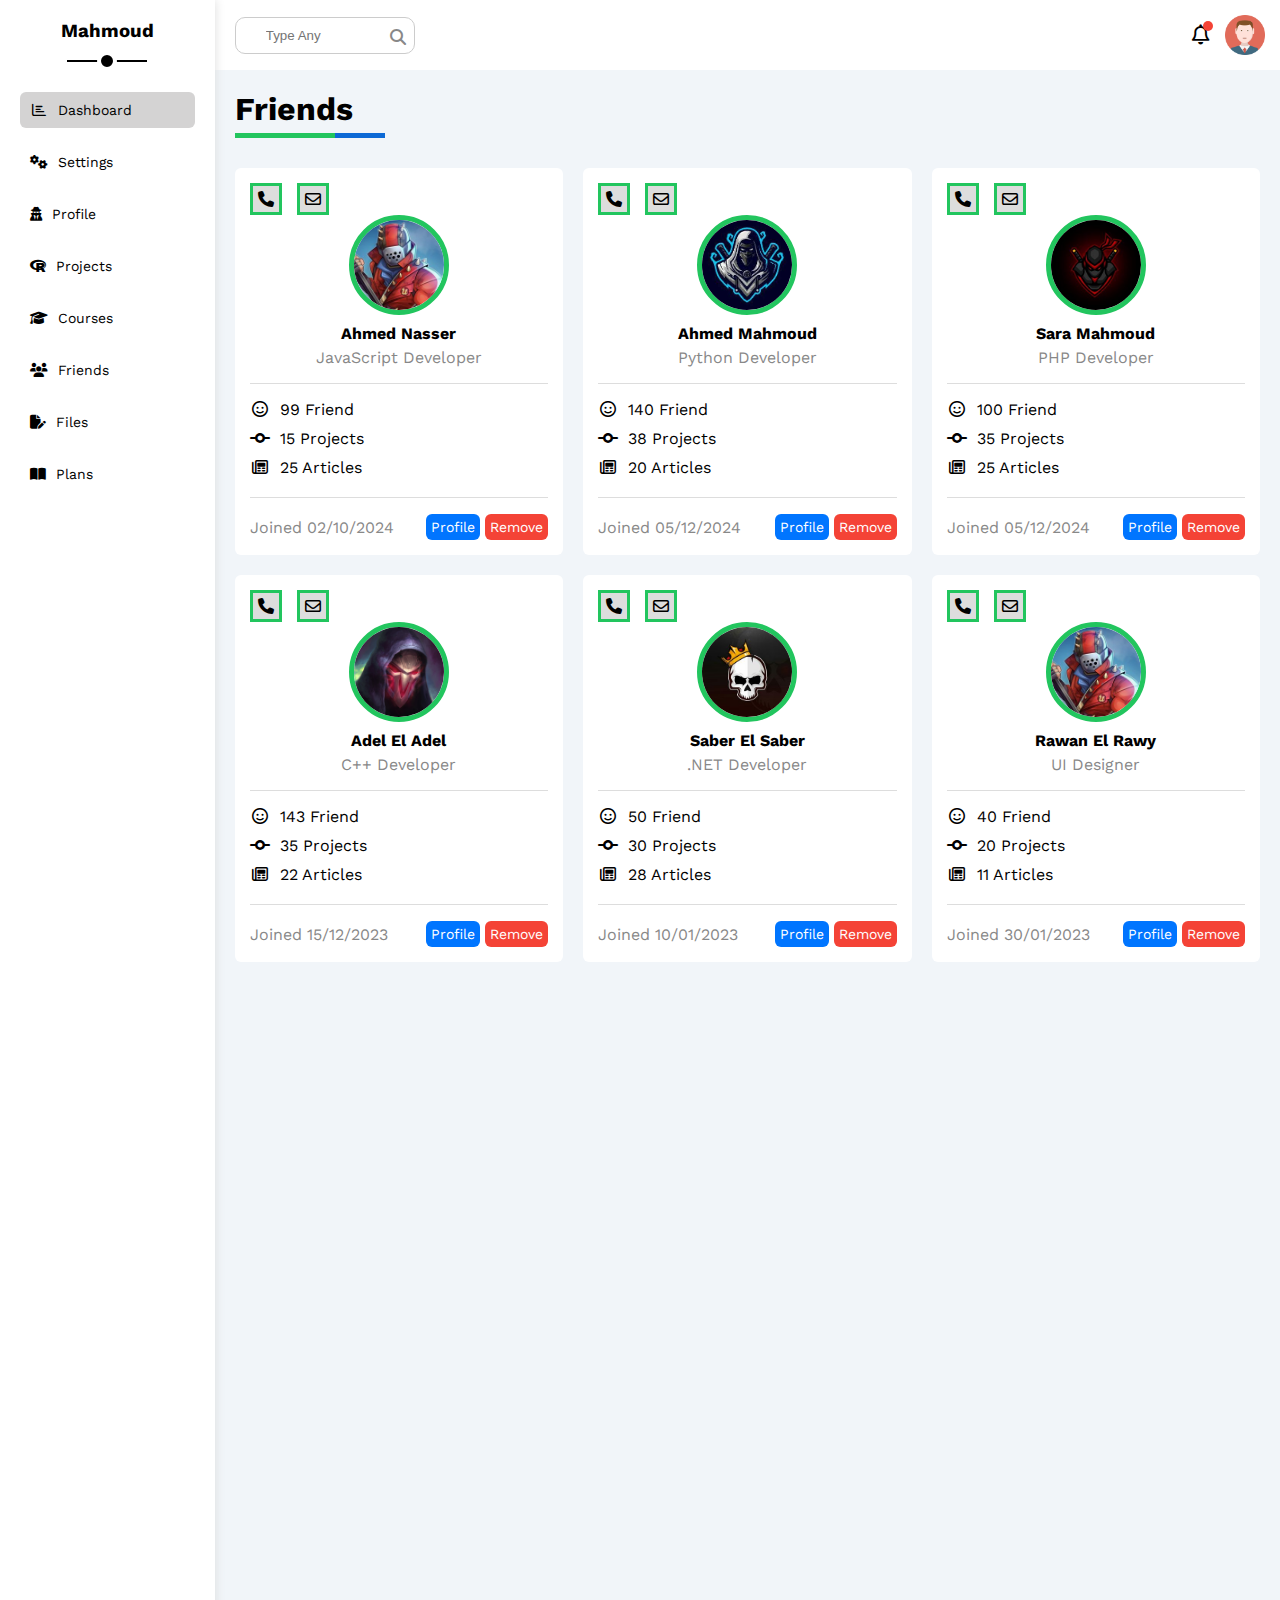
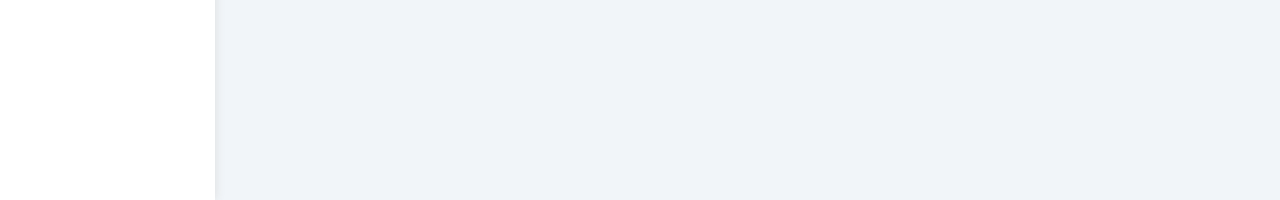
<file: friends.html>
<!DOCTYPE html>
<html lang="en">

<head>
    <meta charset="UTF-8">
    <meta http-equiv="X-UA-Compatible" content="IE=edge">
    <meta name="viewport" content="width=device-width, initial-scale=1.0">
    <title>Friends</title>
    <link rel="stylesheet" href="css files/all.min.css">
    <link rel="stylesheet" href="css files/framework.css">
    <link rel="stylesheet" href="css files/master.css">

    <!-- <link rel="stylesheet" href="css files/normalize.css"> -->

    <!-- google fonts -->
    <link rel="preconnect" href="https://fonts.googleapis.com">
    <link rel="preconnect" href="https://fonts.gstatic.com" crossorigin>
    <link href="https://fonts.googleapis.com/css2?family=Cairo+Play:wght@200;300;400;500;600;700&family=Kalam:wght@300;400;700&family=Open+Sans:ital,wght@0,300;0,400;0,500;0,600;0,700;0,800;1,300;1,400;1,500;1,600;1,700;1,800&family=Patrick+Hand&family=Teko:wght@300&family=Work+Sans:ital,wght@0,100;0,300;0,500;0,600;0,700;1,300;1,500;1,600;1,700&display=swap"
        rel="stylesheet">

</head>

<body>
    <div class="page display-flex">
        <div class="sidebar bg-color-white p-20 relative">
            <h3 class="relative mt-0 text-c">Mahmoud</h3>
            <ul>
                <li>
                    <a class="active display-flex fs-14 color-black rad-6 flex-align-center p-10" href="index.html">
                        <i class="fa-regular fa-chart-bar fa-fw"></i>
                        <span>Dashboard</span>
                    </a>
                </li>
            </ul>
            <ul>
                <li>
                    <a class=" display-flex fs-14 color-black rad-6 flex-align-center p-10" href="setting.html">
                        <i class="fa-solid fa-gears"></i>
                        <span>Settings</span>
                    </a>
                </li>
            </ul>
            <ul>
                <li>
                    <a class=" display-flex fs-14 color-black rad-6 flex-align-center p-10" href="profile.html">
                        <i class="fa-solid fa-user-secret"></i>
                        <span>Profile</span>
                    </a>
                </li>
            </ul>
            <ul>
                <li>
                    <a class=" display-flex fs-14 color-black rad-6 flex-align-center p-10" href="projects.html">
                        <i class="fa-brands fa-r-project"></i>
                        <span>Projects</span>
                    </a>
                </li>
            </ul>
            <ul>
                <li>
                    <a class=" display-flex fs-14 color-black rad-6 flex-align-center p-10" href="courses.html">
                        <i class="fa-solid fa-graduation-cap"></i>
                        <span>Courses</span>
                    </a>
                </li>
            </ul>
            <ul>
                <li>
                    <a class=" display-flex fs-14 color-black rad-6 flex-align-center p-10" href="friends.html">
                        <i class="fa-solid fa-users"></i>
                        <span>Friends</span>
                    </a>
                </li>
            </ul>
            <ul>
                <li>
                    <a class=" display-flex fs-14 color-black rad-6 flex-align-center p-10" href="files.html">
                        <i class="fa-solid fa-file-pen"></i>
                        <span>Files</span>
                    </a>
                </li>
            </ul>
            <ul>
                <li>
                    <a class=" display-flex fs-14 color-black rad-6 flex-align-center p-10" href="plans.html">
                        <i class="fa-solid fa-book-open"></i>
                        <span>Plans</span>
                    </a>
                </li>
            </ul>

        </div>
        <div class="content full-width">
            <!-- start head -->
            <div class="head flex-between bg-color-white p-15">
                <div class="search relative">
                    <i class="fa-solid fa-magnifying-glass absolute"></i>
                    <input class="p-10" type="search" name="" id="" placeholder="Type Any ">
                </div>
                <div class="icons display-flex flex-align-center">
                    <span class="notification relative">
                        <i class="fa-regular fa-bell fa-lg"></i>
                    </span>
                    <img src="images/avatar.png" alt="">
                </div>
            </div>
            <!-- End head -->
            <h1 class="relative">Friends</h1>
            <div class="wrapper courses display-grid gap-20 ">
                <div class="friend-box bg-color-white rad-6 p-15 relative">
                    <div class="info-1 ">
                        <i class="fa-solid fa-phone"></i>
                        <i class="fa-regular fa-envelope"></i>
                        <div class="image text-c">
                            <img class="rad-50-percent" src=" images/friend-01.jpg " alt=" ">
                            <h4 class="mt-5 mb-0 ">Ahmed Nasser</h4>
                            <p class="mt-5 color-grey ">JavaScript Developer</p>
                        </div>
                    </div>
                    <div class="info-2">
                        <ul>
                            <li><i class="fa-regular fa-face-smile fa-fw "></i><span>99 Friend</span></li>
                            <li><i class="fa-solid fa-code-commit fa-fw "></i><span>15 Projects</span></li>
                            <li><i class="fa-regular fa-newspaper fa-fw "></i><span>25 Articles</span></li>
                        </ul>
                    </div>
                    <div class="date display-flex flex-between">
                        <span class="color-grey flex-1">Joined 02/10/2024</span>
                        <a href="profile.html">Profile</a>
                        <a href="#">Remove</a>
                    </div>
                </div>
                <div class="friend-box bg-color-white rad-6 p-15 relative">
                    <div class="info-1 ">
                        <i class="fa-solid fa-phone"></i>
                        <i class="fa-regular fa-envelope"></i>
                        <div class="image text-c">
                            <img class="rad-50-percent" src=" images/friend-02.jpg " alt=" ">
                            <h4 class="mt-5 mb-0 ">Ahmed Mahmoud</h4>
                            <p class="mt-5 color-grey ">Python Developer</p>
                        </div>
                    </div>
                    <div class="info-2">
                        <ul>
                            <li><i class="fa-regular fa-face-smile fa-fw "></i><span>140 Friend</span></li>
                            <li><i class="fa-solid fa-code-commit fa-fw "></i><span>38 Projects</span></li>
                            <li><i class="fa-regular fa-newspaper fa-fw "></i><span>20 Articles</span></li>
                        </ul>
                    </div>
                    <div class="date display-flex flex-between">
                        <span class="color-grey flex-1">Joined 05/12/2024</span>
                        <a href="profile.html">Profile</a>
                        <a href="#">Remove</a>
                    </div>
                </div>
                <div class="friend-box bg-color-white rad-6 p-15 relative">
                    <div class="info-1 ">
                        <i class="fa-solid fa-phone"></i>
                        <i class="fa-regular fa-envelope"></i>
                        <div class="image text-c">
                            <img class="rad-50-percent" src=" images/friend-04.jpg " alt=" ">
                            <h4 class="mt-5 mb-0 ">Sara Mahmoud</h4>
                            <p class="mt-5 color-grey ">PHP Developer</p>
                        </div>
                    </div>
                    <div class="info-2">
                        <ul>
                            <li><i class="fa-regular fa-face-smile fa-fw "></i><span>100 Friend</span></li>
                            <li><i class="fa-solid fa-code-commit fa-fw "></i><span>35 Projects</span></li>
                            <li><i class="fa-regular fa-newspaper fa-fw "></i><span>25 Articles</span></li>
                        </ul>
                    </div>
                    <div class="date display-flex flex-between">
                        <span class="color-grey flex-1">Joined 05/12/2024</span>
                        <a href="profile.html">Profile</a>
                        <a href="#">Remove</a>
                    </div>
                </div>
                <div class="friend-box bg-color-white rad-6 p-15 relative">
                    <div class="info-1 ">
                        <i class="fa-solid fa-phone"></i>
                        <i class="fa-regular fa-envelope"></i>
                        <div class="image text-c">
                            <img class="rad-50-percent" src=" images/friend-03.jpg " alt=" ">
                            <h4 class="mt-5 mb-0 ">Adel El Adel</h4>
                            <p class="mt-5 color-grey ">C++ Developer</p>
                        </div>
                    </div>
                    <div class="info-2">
                        <ul>
                            <li><i class="fa-regular fa-face-smile fa-fw "></i><span>143 Friend</span></li>
                            <li><i class="fa-solid fa-code-commit fa-fw "></i><span>35 Projects</span></li>
                            <li><i class="fa-regular fa-newspaper fa-fw "></i><span>22 Articles</span></li>
                        </ul>
                    </div>
                    <div class="date display-flex flex-between">
                        <span class="color-grey flex-1">Joined 15/12/2023</span>
                        <a href="profile.html">Profile</a>
                        <a href="#">Remove</a>
                    </div>
                </div>
                <div class="friend-box bg-color-white rad-6 p-15 relative">
                    <div class="info-1 ">
                        <i class="fa-solid fa-phone"></i>
                        <i class="fa-regular fa-envelope"></i>
                        <div class="image text-c">
                            <img class="rad-50-percent" src=" images/friend-05.jpg " alt=" ">
                            <h4 class="mt-5 mb-0 ">Saber El Saber</h4>
                            <p class="mt-5 color-grey ">.NET Developer</p>
                        </div>
                    </div>
                    <div class="info-2">
                        <ul>
                            <li><i class="fa-regular fa-face-smile fa-fw "></i><span>50 Friend</span></li>
                            <li><i class="fa-solid fa-code-commit fa-fw "></i><span>30 Projects</span></li>
                            <li><i class="fa-regular fa-newspaper fa-fw "></i><span>28 Articles</span></li>
                        </ul>
                    </div>
                    <div class="date display-flex flex-between">
                        <span class="color-grey flex-1">Joined 10/01/2023</span>
                        <a href="profile.html">Profile</a>
                        <a href="#">Remove</a>
                    </div>
                </div>
                <div class="friend-box bg-color-white rad-6 p-15 relative">
                    <div class="info-1 ">
                        <i class="fa-solid fa-phone"></i>
                        <i class="fa-regular fa-envelope"></i>
                        <div class="image text-c">
                            <img class="rad-50-percent" src=" images/friend-01.jpg " alt=" ">
                            <h4 class="mt-5 mb-0 ">Rawan El Rawy</h4>
                            <p class="mt-5 color-grey ">UI Designer</p>
                        </div>
                    </div>
                    <div class="info-2">
                        <ul>
                            <li><i class="fa-regular fa-face-smile fa-fw "></i><span>40 Friend</span></li>
                            <li><i class="fa-solid fa-code-commit fa-fw "></i><span>20 Projects</span></li>
                            <li><i class="fa-regular fa-newspaper fa-fw "></i><span>11 Articles</span></li>
                        </ul>
                    </div>
                    <div class="date display-flex flex-between">
                        <span class="color-grey flex-1">Joined 30/01/2023</span>
                        <a href="profile.html">Profile</a>
                        <a href="#">Remove</a>
                    </div>
                </div>
            </div>

        </div>
    </div>

</body>

</html>
</file>
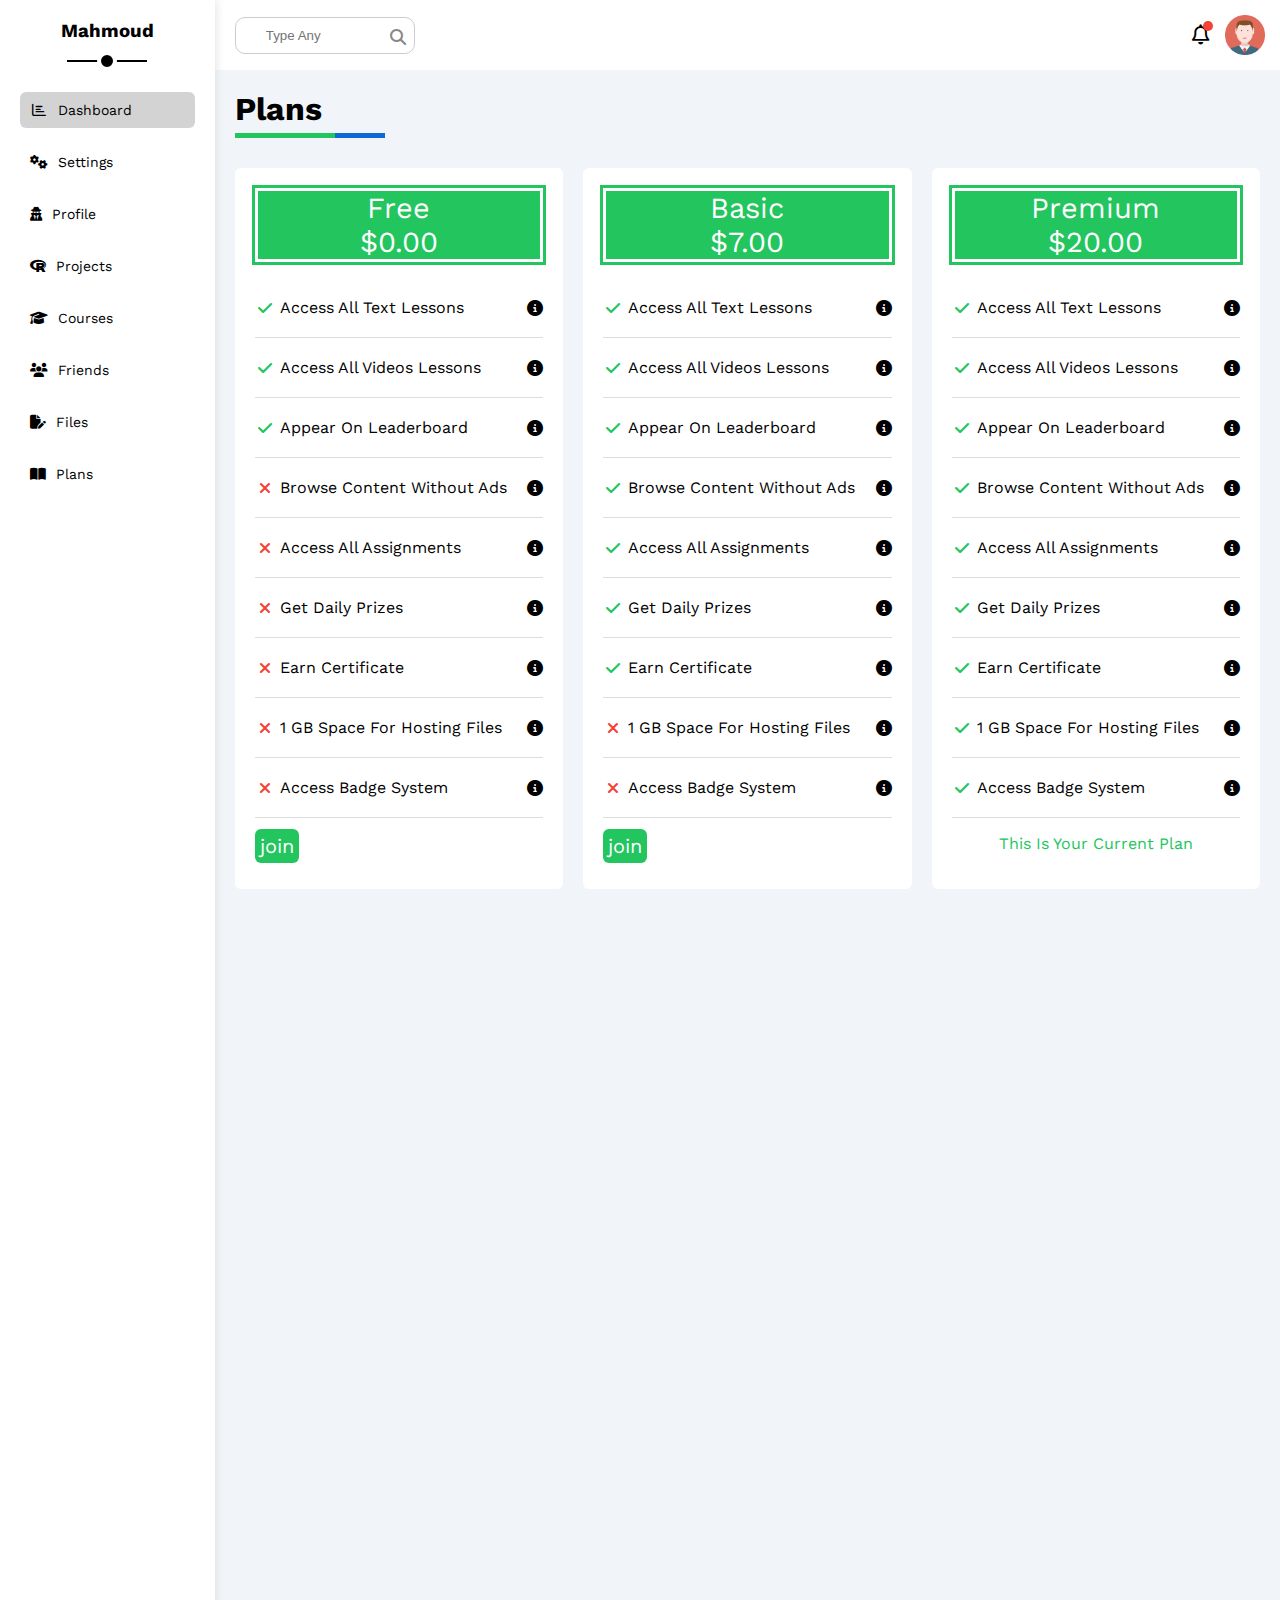
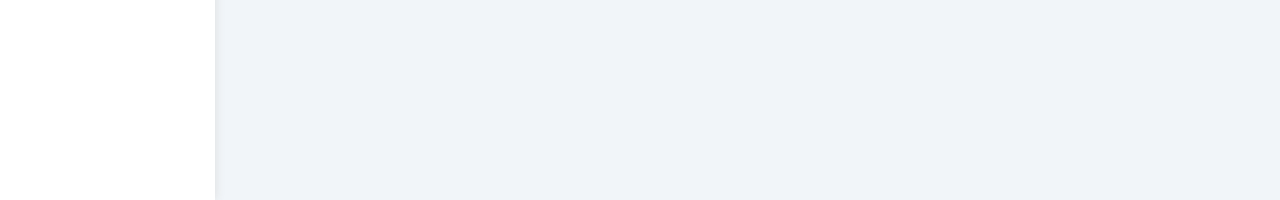
<file: plans.html>
<!DOCTYPE html>
<html lang="en">

<head>
    <meta charset="UTF-8">
    <meta http-equiv="X-UA-Compatible" content="IE=edge">
    <meta name="viewport" content="width=device-width, initial-scale=1.0">
    <title>Plans</title>
    <link rel="stylesheet" href="css files/all.min.css">
    <link rel="stylesheet" href="css files/framework.css">
    <link rel="stylesheet" href="css files/master.css">

    <!-- <link rel="stylesheet" href="css files/normalize.css"> -->

    <!-- google fonts -->
    <link rel="preconnect" href="https://fonts.googleapis.com">
    <link rel="preconnect" href="https://fonts.gstatic.com" crossorigin>
    <link href="https://fonts.googleapis.com/css2?family=Cairo+Play:wght@200;300;400;500;600;700&family=Kalam:wght@300;400;700&family=Open+Sans:ital,wght@0,300;0,400;0,500;0,600;0,700;0,800;1,300;1,400;1,500;1,600;1,700;1,800&family=Patrick+Hand&family=Teko:wght@300&family=Work+Sans:ital,wght@0,100;0,300;0,500;0,600;0,700;1,300;1,500;1,600;1,700&display=swap"
        rel="stylesheet">

</head>

<body>
    <div class="page display-flex">
        <div class="sidebar bg-color-white p-20 relative">
            <h3 class="relative mt-0 text-c">Mahmoud</h3>
            <ul>
                <li>
                    <a class="active display-flex fs-14 color-black rad-6 flex-align-center p-10" href="index.html">
                        <i class="fa-regular fa-chart-bar fa-fw"></i>
                        <span>Dashboard</span>
                    </a>
                </li>
            </ul>
            <ul>
                <li>
                    <a class=" display-flex fs-14 color-black rad-6 flex-align-center p-10" href="setting.html">
                        <i class="fa-solid fa-gears"></i>
                        <span>Settings</span>
                    </a>
                </li>
            </ul>
            <ul>
                <li>
                    <a class=" display-flex fs-14 color-black rad-6 flex-align-center p-10" href="profile.html">
                        <i class="fa-solid fa-user-secret"></i>
                        <span>Profile</span>
                    </a>
                </li>
            </ul>
            <ul>
                <li>
                    <a class=" display-flex fs-14 color-black rad-6 flex-align-center p-10" href="projects.html">
                        <i class="fa-brands fa-r-project"></i>
                        <span>Projects</span>
                    </a>
                </li>
            </ul>
            <ul>
                <li>
                    <a class=" display-flex fs-14 color-black rad-6 flex-align-center p-10" href="courses.html">
                        <i class="fa-solid fa-graduation-cap"></i>
                        <span>Courses</span>
                    </a>
                </li>
            </ul>
            <ul>
                <li>
                    <a class=" display-flex fs-14 color-black rad-6 flex-align-center p-10" href="friends.html">
                        <i class="fa-solid fa-users"></i>
                        <span>Friends</span>
                    </a>
                </li>
            </ul>
            <ul>
                <li>
                    <a class=" display-flex fs-14 color-black rad-6 flex-align-center p-10" href="files.html">
                        <i class="fa-solid fa-file-pen"></i>
                        <span>Files</span>
                    </a>
                </li>
            </ul>
            <ul>
                <li>
                    <a class=" display-flex fs-14 color-black rad-6 flex-align-center p-10" href="plans.html">
                        <i class="fa-solid fa-book-open"></i>
                        <span>Plans</span>
                    </a>
                </li>
            </ul>

        </div>
        <div class="content full-width">
            <!-- start head -->
            <div class="head flex-between bg-color-white p-15">
                <div class="search relative">
                    <i class="fa-solid fa-magnifying-glass absolute"></i>
                    <input class="p-10" type="search" name="" id="" placeholder="Type Any ">
                </div>
                <div class="icons display-flex flex-align-center">
                    <span class="notification relative">
                        <i class="fa-regular fa-bell fa-lg"></i>
                    </span>
                    <img src="images/avatar.png" alt="">
                </div>
            </div>
            <!-- End head -->
            <h1 class="relative">Plans</h1>
            <div class="plans mr-20 ml-20 mb-20">
                <div class="plan-box bg-color-white rad-6 p-20 ">
                    <div class="price text-c bg-color-green">
                        <span>Free</span>
                        <span>$0.00</span>
                    </div>
                    <ul>
                        <li class="display-flex flex-between">
                            <i class="fa-solid fa-check fa-fw yes"></i>
                            <span class="flex-1">Access All Text Lessons</span>
                            <i class="fa-solid fa-circle-info help"></i>
                        </li>
                        <li class="display-flex flex-between">
                            <i class="fa-solid fa-check fa-fw yes"></i>
                            <span class="flex-1">Access All Videos Lessons</span>
                            <i class="fa-solid fa-circle-info help"></i>
                        </li>
                        <li class="display-flex flex-between">
                            <i class="fa-solid fa-check fa-fw yes"></i>
                            <span class="flex-1">Appear On Leaderboard</span>
                            <i class="fa-solid fa-circle-info help"></i>
                        </li>
                        <li class="display-flex flex-between">
                            <i class="fa-solid fa-xmark fa-fw"></i>
                            <span class="flex-1">Browse Content Without Ads</span>
                            <i class="fa-solid fa-circle-info help"></i>
                        </li>
                        <li class="display-flex flex-between">
                            <i class="fa-solid fa-xmark fa-fw"></i>
                            <span class="flex-1">Access All Assignments</span>
                            <i class="fa-solid fa-circle-info help"></i>
                        </li>
                        <li class="display-flex flex-between">
                            <i class="fa-solid fa-xmark fa-fw"></i>
                            <span class="flex-1">Get Daily Prizes</span>
                            <i class="fa-solid fa-circle-info help"></i>
                        </li>
                        <li class="display-flex flex-between">
                            <i class="fa-solid fa-xmark fa-fw"></i>
                            <span class="flex-1">Earn Certificate</span>
                            <i class="fa-solid fa-circle-info help"></i>
                        </li>
                        <li class="display-flex flex-between">
                            <i class="fa-solid fa-xmark fa-fw"></i>
                            <span class="flex-1">1 GB Space For Hosting Files</span>
                            <i class="fa-solid fa-circle-info help"></i>
                        </li>
                        <li class="display-flex flex-between">
                            <i class="fa-solid fa-xmark fa-fw"></i>
                            <span class="flex-1">Access Badge System</span>
                            <i class="fa-solid fa-circle-info help"></i>
                        </li>
                    </ul>
                    <a href="#">join</a>
                </div>
                <div class="plan-box bg-color-white rad-6 p-20 ">
                    <div class="price text-c bg-color-green">
                        <span>Basic</span>
                        <span>$7.00</span>
                    </div>
                    <ul>
                        <li class="display-flex flex-between">
                            <i class="fa-solid fa-check fa-fw yes"></i>
                            <span class="flex-1">Access All Text Lessons</span>
                            <i class="fa-solid fa-circle-info help"></i>
                        </li>
                        <li class="display-flex flex-between">
                            <i class="fa-solid fa-check fa-fw yes"></i>
                            <span class="flex-1">Access All Videos Lessons</span>
                            <i class="fa-solid fa-circle-info help"></i>
                        </li>
                        <li class="display-flex flex-between">
                            <i class="fa-solid fa-check fa-fw yes"></i>
                            <span class="flex-1">Appear On Leaderboard</span>
                            <i class="fa-solid fa-circle-info help"></i>
                        </li>
                        <li class="display-flex flex-between">
                            <i class="fa-solid fa-check fa-fw yes"></i>
                            <span class="flex-1">Browse Content Without Ads</span>
                            <i class="fa-solid fa-circle-info help"></i>
                        </li>
                        <li class="display-flex flex-between">
                            <i class="fa-solid fa-check fa-fw yes"></i>
                            <span class="flex-1">Access All Assignments</span>
                            <i class="fa-solid fa-circle-info help"></i>
                        </li>
                        <li class="display-flex flex-between">
                            <i class="fa-solid fa-check fa-fw yes"></i>
                            <span class="flex-1">Get Daily Prizes</span>
                            <i class="fa-solid fa-circle-info help"></i>
                        </li>
                        <li class="display-flex flex-between">
                            <i class="fa-solid fa-check fa-fw yes"></i>
                            <span class="flex-1">Earn Certificate</span>
                            <i class="fa-solid fa-circle-info help"></i>
                        </li>
                        <li class="display-flex flex-between">
                            <i class="fa-solid fa-xmark fa-fw"></i>
                            <span class="flex-1">1 GB Space For Hosting Files</span>
                            <i class="fa-solid fa-circle-info help"></i>
                        </li>
                        <li class="display-flex flex-between">
                            <i class="fa-solid fa-xmark fa-fw"></i>
                            <span class="flex-1">Access Badge System</span>
                            <i class="fa-solid fa-circle-info help"></i>
                        </li>
                    </ul>
                    <a href="#">join</a>
                </div>
                <div class="plan-box bg-color-white rad-6 p-20 ">
                    <div class="price text-c bg-color-green">
                        <span>Premium</span>
                        <span>$20.00</span>
                    </div>
                    <ul>
                        <li class="display-flex flex-between">
                            <i class="fa-solid fa-check fa-fw yes"></i>
                            <span class="flex-1">Access All Text Lessons</span>
                            <i class="fa-solid fa-circle-info help"></i>
                        </li>
                        <li class="display-flex flex-between">
                            <i class="fa-solid fa-check fa-fw yes"></i>
                            <span class="flex-1">Access All Videos Lessons</span>
                            <i class="fa-solid fa-circle-info help"></i>
                        </li>
                        <li class="display-flex flex-between">
                            <i class="fa-solid fa-check fa-fw yes"></i>
                            <span class="flex-1">Appear On Leaderboard</span>
                            <i class="fa-solid fa-circle-info help"></i>
                        </li>
                        <li class="display-flex flex-between">
                            <i class="fa-solid fa-check fa-fw yes"></i>
                            <span class="flex-1">Browse Content Without Ads</span>
                            <i class="fa-solid fa-circle-info help"></i>
                        </li>
                        <li class="display-flex flex-between">
                            <i class="fa-solid fa-check fa-fw yes"></i>
                            <span class="flex-1">Access All Assignments</span>
                            <i class="fa-solid fa-circle-info help"></i>
                        </li>
                        <li class="display-flex flex-between">
                            <i class="fa-solid fa-check fa-fw yes"></i>
                            <span class="flex-1">Get Daily Prizes</span>
                            <i class="fa-solid fa-circle-info help"></i>
                        </li>
                        <li class="display-flex flex-between">
                            <i class="fa-solid fa-check fa-fw yes"></i>
                            <span class="flex-1">Earn Certificate</span>
                            <i class="fa-solid fa-circle-info help"></i>
                        </li>
                        <li class="display-flex flex-between">
                            <i class="fa-solid fa-check fa-fw yes"></i>
                            <span class="flex-1">1 GB Space For Hosting Files</span>
                            <i class="fa-solid fa-circle-info help"></i>
                        </li>
                        <li class="display-flex flex-between">
                            <i class="fa-solid fa-check fa-fw yes"></i>
                            <span class="flex-1">Access Badge System</span>
                            <i class="fa-solid fa-circle-info help"></i>
                        </li>
                    </ul>
                    <p class="text-c green-color">This Is Your Current Plan</p>
                </div>
            </div>

        </div>
    </div>


</body>

</html>
</file>
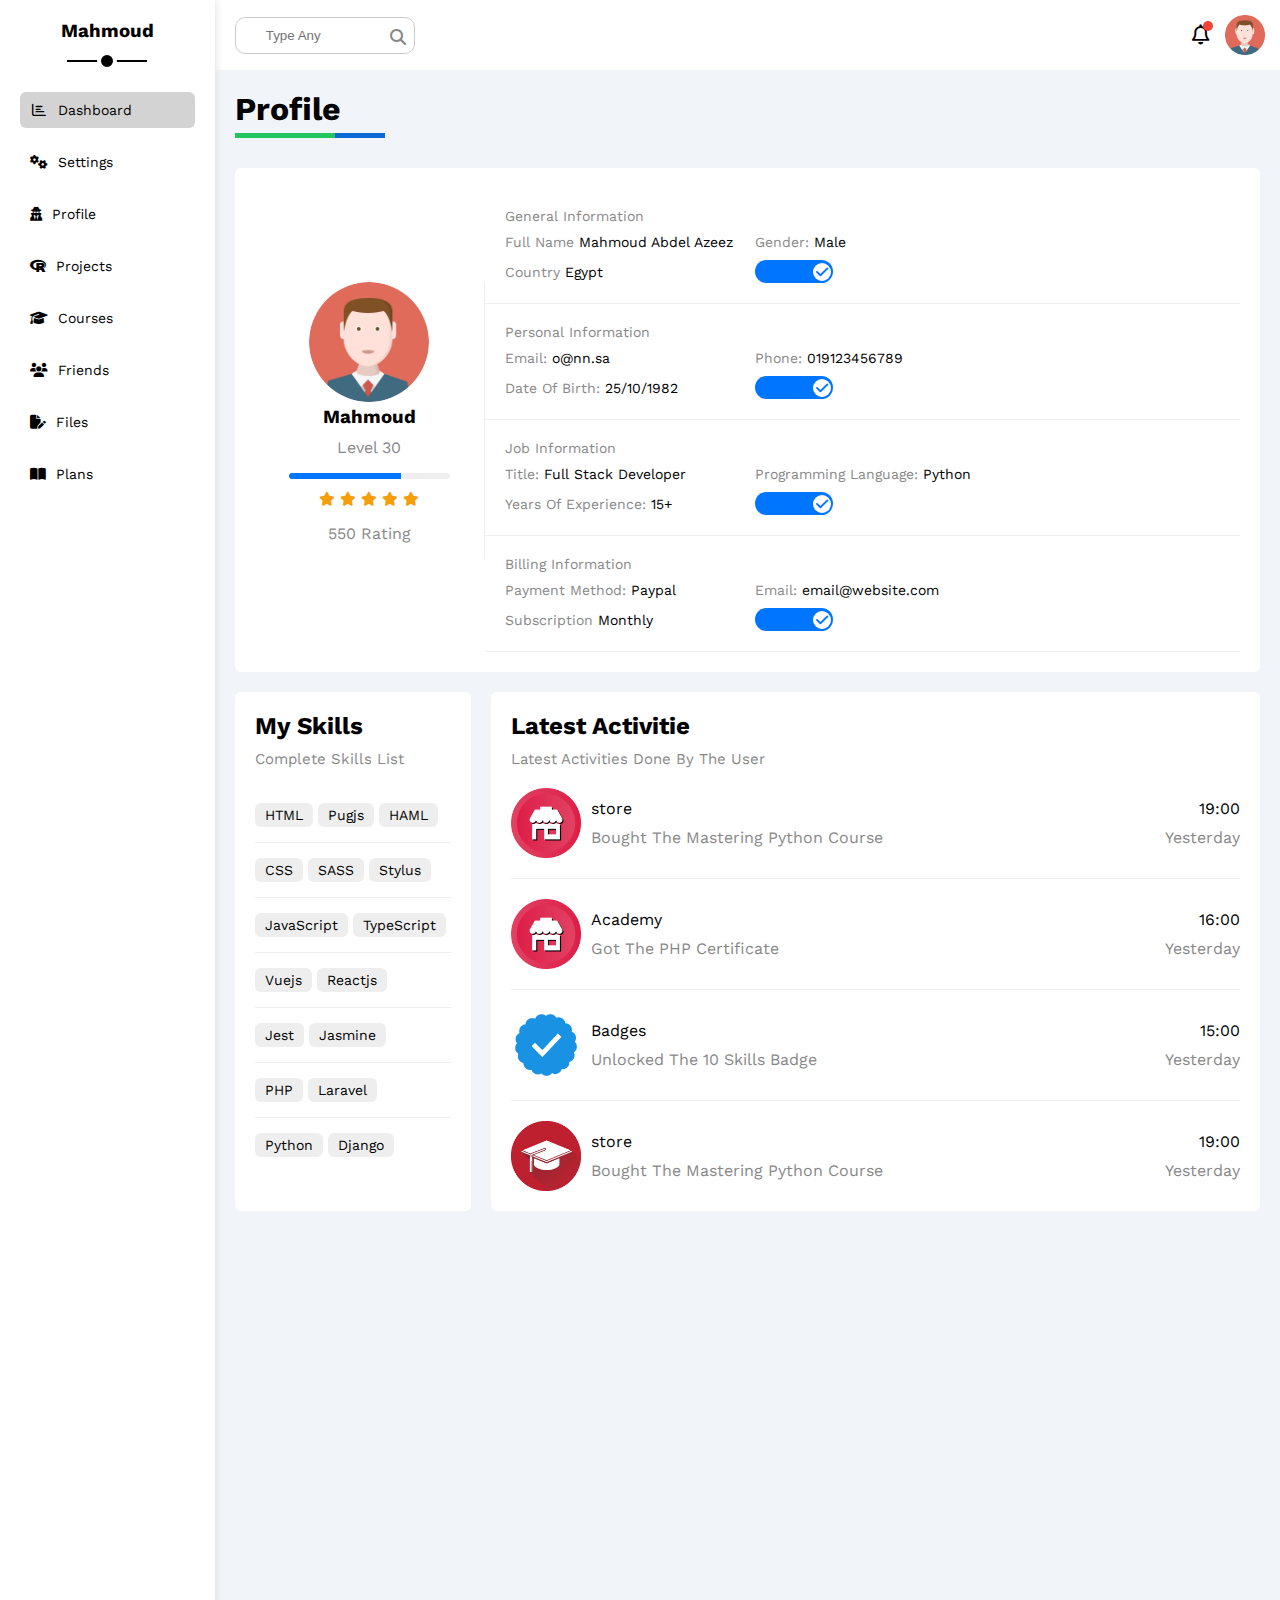
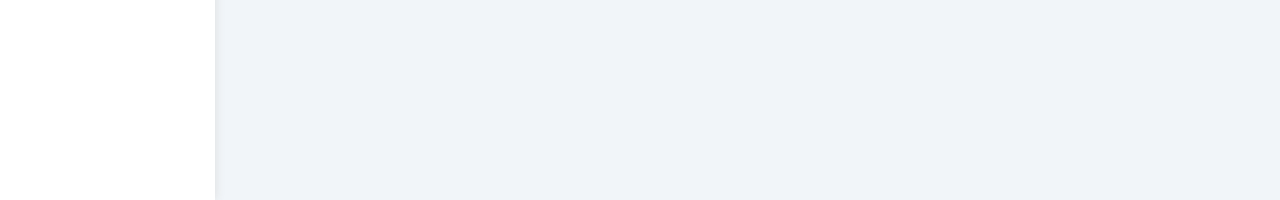
<file: profile.html>
<!DOCTYPE html>
<html lang="en">

<head>
    <meta charset="UTF-8">
    <meta http-equiv="X-UA-Compatible" content="IE=edge">
    <meta name="viewport" content="width=device-width, initial-scale=1.0">
    <title>Profile</title>
    <link rel="stylesheet" href="css files/all.min.css">
    <link rel="stylesheet" href="css files/framework.css">
    <link rel="stylesheet" href="css files/master.css">

    <!-- <link rel="stylesheet" href="css files/normalize.css"> -->

    <!-- google fonts -->
    <link rel="preconnect" href="https://fonts.googleapis.com">
    <link rel="preconnect" href="https://fonts.gstatic.com" crossorigin>
    <link href="https://fonts.googleapis.com/css2?family=Cairo+Play:wght@200;300;400;500;600;700&family=Kalam:wght@300;400;700&family=Open+Sans:ital,wght@0,300;0,400;0,500;0,600;0,700;0,800;1,300;1,400;1,500;1,600;1,700;1,800&family=Patrick+Hand&family=Teko:wght@300&family=Work+Sans:ital,wght@0,100;0,300;0,500;0,600;0,700;1,300;1,500;1,600;1,700&display=swap"
        rel="stylesheet">

</head>

<body>
    <div class="page display-flex">
        <div class="sidebar bg-color-white p-20 relative">
            <h3 class="relative mt-0 text-c">Mahmoud</h3>
            <ul>
                <li>
                    <a class="active display-flex fs-14 color-black rad-6 flex-align-center p-10" href="index.html">
                        <i class="fa-regular fa-chart-bar fa-fw"></i>
                        <span>Dashboard</span>
                    </a>
                </li>
            </ul>
            <ul>
                <li>
                    <a class=" display-flex fs-14 color-black rad-6 flex-align-center p-10" href="setting.html">
                        <i class="fa-solid fa-gears"></i>
                        <span>Settings</span>
                    </a>
                </li>
            </ul>
            <ul>
                <li>
                    <a class=" display-flex fs-14 color-black rad-6 flex-align-center p-10" href="profile.html">
                        <i class="fa-solid fa-user-secret"></i>
                        <span>Profile</span>
                    </a>
                </li>
            </ul>
            <ul>
                <li>
                    <a class=" display-flex fs-14 color-black rad-6 flex-align-center p-10" href="projects.html">
                        <i class="fa-brands fa-r-project"></i>
                        <span>Projects</span>
                    </a>
                </li>
            </ul>
            <ul>
                <li>
                    <a class=" display-flex fs-14 color-black rad-6 flex-align-center p-10" href="courses.html">
                        <i class="fa-solid fa-graduation-cap"></i>
                        <span>Courses</span>
                    </a>
                </li>
            </ul>
            <ul>
                <li>
                    <a class=" display-flex fs-14 color-black rad-6 flex-align-center p-10" href="friends.html">
                        <i class="fa-solid fa-users"></i>
                        <span>Friends</span>
                    </a>
                </li>
            </ul>
            <ul>
                <li>
                    <a class=" display-flex fs-14 color-black rad-6 flex-align-center p-10" href="files.html">
                        <i class="fa-solid fa-file-pen"></i>
                        <span>Files</span>
                    </a>
                </li>
            </ul>
            <ul>
                <li>
                    <a class=" display-flex fs-14 color-black rad-6 flex-align-center p-10" href="plans.html">
                        <i class="fa-solid fa-book-open"></i>
                        <span>Plans</span>
                    </a>
                </li>
            </ul>

        </div>
        <div class="content full-width">
            <!-- start head -->
            <div class="head flex-between bg-color-white p-15">
                <div class="search relative">
                    <i class="fa-solid fa-magnifying-glass absolute"></i>
                    <input class="p-10" type="search" name="" id="" placeholder="Type Any ">
                </div>
                <div class="icons display-flex flex-align-center">
                    <span class="notification relative">
                        <i class="fa-regular fa-bell fa-lg"></i>
                    </span>
                    <img src="images/avatar.png" alt="">
                </div>
            </div>
            <!-- End head -->
            <h1 class="relative">Profile</h1>
            <div class="profile-page m-20">
                <div class="overview display-flex flex-align-center rad-10 bg-color-white p-20  ">
                    <div class="avatar-box text-c">
                        <img class="mb-0 rad-50-percent" src="images/avatar.png" alt="">
                        <h3 class="m-0">Mahmoud</h3>
                        <p class="color-grey mt-10">Level 30 </p>
                        <div class="level relative rad-6 bg-color-eee">
                            <span style="width:70%"> </span>
                        </div>
                        <div class="rating mt-10 mb-10">
                            <i class="fa-solid fa-star orange-color fs-14"></i>
                            <i class="fa-solid fa-star orange-color fs-14"></i>
                            <i class="fa-solid fa-star orange-color fs-14"></i>
                            <i class="fa-solid fa-star orange-color fs-14"></i>
                            <i class="fa-solid fa-star orange-color fs-14"></i>
                        </div>
                        <p class="color-grey">550 Rating</p>
                    </div>
                    <div class="info-box full-width">
                        <div class="box display-flex flex-align-center p-20">
                            <h4 class="color-grey fs-14 m-0 full-width">General Information</h4>
                            <div class="fs-14">
                                <span class="color-grey">Full Name</span>
                                <span>Mahmoud Abdel Azeez</span>
                            </div>
                            <div class="fs-14">
                                <span class="color-grey">Gender:</span>
                                <span>Male</span>
                            </div>
                            <div class="fs-14">
                                <span class="color-grey">Country</span>
                                <span>Egypt</span>
                            </div>
                            <div class="fs-14">
                                <label>
                                    <input class="toggle-checkbox" type="checkbox" checked="">
                                    <div class="toggle-switch">
                                    </div>
                                  </label>
                            </div>

                        </div>
                        <!------------------------------------------------------------------->

                        <div class="box display-flex flex-align-center p-20">
                            <h4 class="color-grey fs-14 m-0 full-width">Personal Information</h4>
                            <div class="fs-14">
                                <span class="color-grey">Email:</span>
                                <span> o@nn.sa</span>
                            </div>
                            <div class="fs-14">
                                <span class="color-grey">Phone: </span>
                                <span>019123456789</span>
                            </div>
                            <div class="fs-14">
                                <span class="color-grey">Date Of Birth:</span>
                                <span> 25/10/1982</span>
                            </div>
                            <div class="fs-14">
                                <label>
                                    <input class="toggle-checkbox" type="checkbox" checked="">
                                    <div class="toggle-switch">
                                    </div>
                                  </label>
                            </div>

                        </div>
                        <!------------------------------------------------------------------->
                        <div class="box display-flex flex-align-center p-20">
                            <h4 class="color-grey fs-14 m-0 full-width">Job Information</h4>
                            <div class="fs-14">
                                <span class="color-grey">Title: </span>
                                <span>Full Stack Developer</span>
                            </div>
                            <div class="fs-14">
                                <span class="color-grey">Programming Language:</span>
                                <span> Python</span>
                            </div>
                            <div class="fs-14">
                                <span class="color-grey">Years Of Experience: </span>
                                <span> 15+</span>
                            </div>
                            <div class="fs-14">
                                <label>
                                    <input class="toggle-checkbox" type="checkbox" checked="">
                                    <div class="toggle-switch">
                                    </div>
                                  </label>
                            </div>

                        </div>
                        <!------------------------------------------------------------------->

                        <div class="box display-flex flex-align-center p-20">
                            <h4 class="color-grey fs-14 m-0 full-width">Billing Information</h4>
                            <div class="fs-14">
                                <span class="color-grey">Payment Method:</span>
                                <span>Paypal</span>
                            </div>
                            <div class="fs-14">
                                <span class="color-grey">Email:</span>
                                <span>email@website.com</span>
                            </div>
                            <div class="fs-14">
                                <span class="color-grey">Subscription</span>
                                <span>Monthly</span>
                            </div>
                            <div class="fs-14">
                                <label>
                                    <input class="toggle-checkbox" type="checkbox" checked="">
                                    <div class="toggle-switch">
                                    </div>
                                  </label>
                            </div>

                        </div>
                    </div>
                </div>
                <!-- start other data -->
                <div class="other-data gap-20 display-flex">
                    <div class="skills-card bg-color-white rad-10 p-20 mt-20">
                        <h2 class="mt-0 mb-10">My Skills</h2>
                        <p class="mt-0 mb-20 color-grey fs-15">Complete Skills List</p>
                        <ul class="m-0 text-center-mobile">
                            <li><span>HTML</span><span>Pugjs</span><span>HAML</span></li>
                            <li><span>CSS</span><span>SASS</span><span>Stylus</span></li>
                            <li><span>JavaScript</span><span>TypeScript</span></li>
                            <li><span>Vuejs</span><span>Reactjs</span></li>
                            <li><span>Jest</span><span>Jasmine</span></li>
                            <li><span>PHP</span><span>Laravel</span></li>
                            <li><span>Python</span><span>Django</span></li>
                        </ul>
                    </div>
                    <div class="activities bg-color-white rad-10 p-20 mt-20 flex-1">
                        <h2 class="mt-0 mb-10">Latest Activitie </h2>
                        <p class="mt-0 mb-20 color-grey fs-15">Latest Activities Done By The User </p>
                        <div class="activity display-flex flex-align-center text-center-mobile">
                            <img src="images/activity-01.png" alt="">
                            <div class="info">
                                <span class="display-block mb-10">store</span>
                                <span class="color-grey">Bought The Mastering Python Course</span>
                            </div>
                            <div class="date">
                                <span class="display-block mb-10">19:00</span>
                                <span class="color-grey">Yesterday</span>
                            </div>
                        </div>
                        <div class="activity display-flex flex-align-center text-center-mobile">
                            <img src="images/activity-01.png" alt="">
                            <div class="info">
                                <span class="display-block mb-10">Academy</span>
                                <span class="color-grey">Got The PHP Certificate</span>
                            </div>
                            <div class="date">
                                <span class="display-block mb-10">16:00</span>
                                <span class="color-grey">Yesterday</span>
                            </div>
                        </div>
                        <div class="activity display-flex flex-align-center text-center-mobile">
                            <img src="images/activity-03.png" alt="">
                            <div class="info">
                                <span class="display-block mb-10">Badges</span>
                                <span class="color-grey">Unlocked The 10 Skills Badge</span>
                            </div>
                            <div class="date">
                                <span class="display-block mb-10">15:00</span>
                                <span class="color-grey">Yesterday</span>
                            </div>
                        </div>
                        <div class="activity display-flex flex-align-center text-center-mobile">
                            <img src="images/activity-02.png" alt="">
                            <div class="info">
                                <span class="display-block mb-10">store</span>
                                <span class="color-grey">Bought The Mastering Python Course</span>
                            </div>
                            <div class="date">
                                <span class="display-block mb-10">19:00</span>
                                <span class="color-grey">Yesterday</span>
                            </div>
                        </div>

                    </div>
                </div>
                <!-- start other data -->
            </div>
        </div>
    </div>

</body>

</html>
</file>
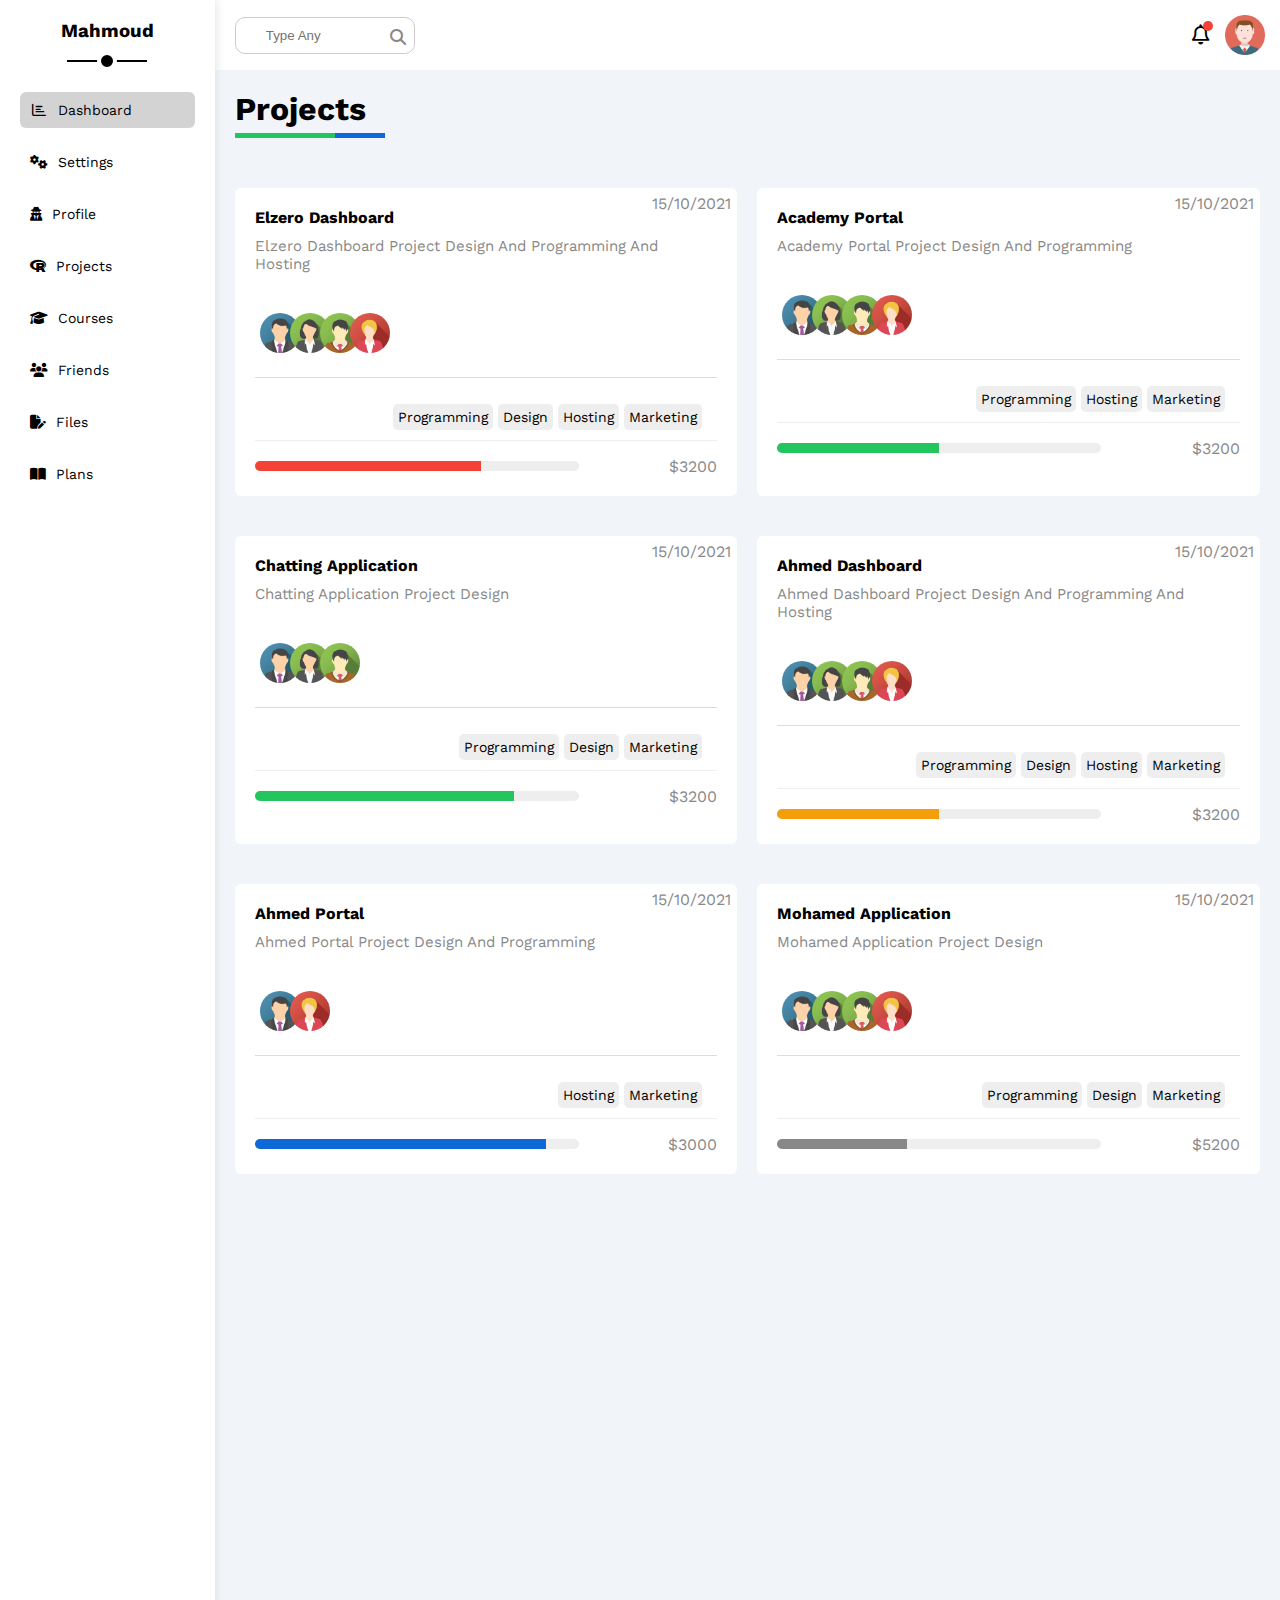
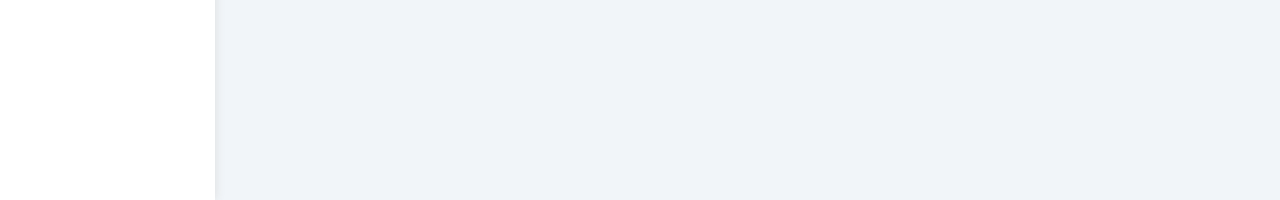
<file: projects.html>
<!DOCTYPE html>
<html lang="en">

<head>
    <meta charset="UTF-8">
    <meta http-equiv="X-UA-Compatible" content="IE=edge">
    <meta name="viewport" content="width=device-width, initial-scale=1.0">
    <title>Projects</title>
    <link rel="stylesheet" href="css files/all.min.css">
    <link rel="stylesheet" href="css files/framework.css">
    <link rel="stylesheet" href="css files/master.css">

    <!-- <link rel="stylesheet" href="css files/normalize.css"> -->

    <!-- google fonts -->
    <link rel="preconnect" href="https://fonts.googleapis.com">
    <link rel="preconnect" href="https://fonts.gstatic.com" crossorigin>
    <link href="https://fonts.googleapis.com/css2?family=Cairo+Play:wght@200;300;400;500;600;700&family=Kalam:wght@300;400;700&family=Open+Sans:ital,wght@0,300;0,400;0,500;0,600;0,700;0,800;1,300;1,400;1,500;1,600;1,700;1,800&family=Patrick+Hand&family=Teko:wght@300&family=Work+Sans:ital,wght@0,100;0,300;0,500;0,600;0,700;1,300;1,500;1,600;1,700&display=swap"
        rel="stylesheet">

</head>

<body>
    <div class="page display-flex">
        <div class="sidebar bg-color-white p-20 relative">
            <h3 class="relative mt-0 text-c">Mahmoud</h3>
            <ul>
                <li>
                    <a class="active display-flex fs-14 color-black rad-6 flex-align-center p-10" href="index.html">
                        <i class="fa-regular fa-chart-bar fa-fw"></i>
                        <span>Dashboard</span>
                    </a>
                </li>
            </ul>
            <ul>
                <li>
                    <a class=" display-flex fs-14 color-black rad-6 flex-align-center p-10" href="setting.html">
                        <i class="fa-solid fa-gears"></i>
                        <span>Settings</span>
                    </a>
                </li>
            </ul>
            <ul>
                <li>
                    <a class=" display-flex fs-14 color-black rad-6 flex-align-center p-10" href="profile.html">
                        <i class="fa-solid fa-user-secret"></i>
                        <span>Profile</span>
                    </a>
                </li>
            </ul>
            <ul>
                <li>
                    <a class=" display-flex fs-14 color-black rad-6 flex-align-center p-10" href="projects.html">
                        <i class="fa-brands fa-r-project"></i>
                        <span>Projects</span>
                    </a>
                </li>
            </ul>
            <ul>
                <li>
                    <a class=" display-flex fs-14 color-black rad-6 flex-align-center p-10" href="courses.html">
                        <i class="fa-solid fa-graduation-cap"></i>
                        <span>Courses</span>
                    </a>
                </li>
            </ul>
            <ul>
                <li>
                    <a class=" display-flex fs-14 color-black rad-6 flex-align-center p-10" href="friends.html">
                        <i class="fa-solid fa-users"></i>
                        <span>Friends</span>
                    </a>
                </li>
            </ul>
            <ul>
                <li>
                    <a class=" display-flex fs-14 color-black rad-6 flex-align-center p-10" href="files.html">
                        <i class="fa-solid fa-file-pen"></i>
                        <span>Files</span>
                    </a>
                </li>
            </ul>
            <ul>
                <li>
                    <a class=" display-flex fs-14 color-black rad-6 flex-align-center p-10" href="plans.html">
                        <i class="fa-solid fa-book-open"></i>
                        <span>Plans</span>
                    </a>
                </li>
            </ul>

        </div>
        <div class="content full-width">
            <!-- start head -->
            <div class="head flex-between bg-color-white p-15">
                <div class="search relative">
                    <i class="fa-solid fa-magnifying-glass absolute"></i>
                    <input class="p-10" type="search" name="" id="" placeholder="Type Any ">
                </div>
                <div class="icons display-flex flex-align-center">
                    <span class="notification relative">
                        <i class="fa-regular fa-bell fa-lg"></i>
                    </span>
                    <img src="images/avatar.png" alt="">
                </div>
            </div>
            <!-- End head -->
            <h1 class="relative">Projects</h1>
            <div class="wrapper display-grid gap-20">
                <div class="project project-1 bg-color-white rad-10 p-20 mt-20 relative">
                    <span class="absolute color-grey">15/10/2021</span>
                    <h4 class="mt-0 mb-10">Elzero Dashboard</h4>
                    <p class="mt-0 mb-20 color-grey fs-15">Elzero Dashboard Project Design And Programming And Hosting</p>
                    <div class="team p-20">
                        <img class="rad-50-percent" src=" images/team-01.png " alt=" ">
                        <img class="rad-50-percent" src=" images/team-02.png " alt=" ">
                        <img class="rad-50-percent" src=" images/team-03.png " alt=" ">
                        <img class="rad-50-percent" src="images/team-05.png" alt=" ">
                    </div>
                    <ul class="display-flex">
                        <li class="display-flex"><span>Programming</span><span>Design</span><span>Hosting</span><span>Marketing</span></li>
                    </ul>
                    <div class="progress display-flex flex-align-center">
                        <div class="relative">
                            <span></span>
                        </div>
                        <span>$3200</span>
                    </div>
                </div>
                <div class="project project-2 bg-color-white rad-10 p-20 mt-20 relative">
                    <span class="absolute color-grey">15/10/2021</span>
                    <h4 class="mt-0 mb-10">Academy Portal</h4>
                    <p class="mt-0 mb-20 color-grey fs-15">Academy Portal Project Design And Programming</p>
                    <div class="team p-20">
                        <img class="rad-50-percent" src=" images/team-01.png " alt=" ">
                        <img class="rad-50-percent" src=" images/team-02.png " alt=" ">
                        <img class="rad-50-percent" src=" images/team-03.png " alt=" ">
                        <img class="rad-50-percent" src="images/team-05.png" alt=" ">
                    </div>
                    <ul class="display-flex">
                        <li class="display-flex"><span>Programming</span><span>Hosting</span><span>Marketing</span></li>
                    </ul>
                    <div class="progress display-flex flex-align-center">
                        <div class="relative">
                            <span></span>
                        </div>
                        <span>$3200</span>
                    </div>
                </div>
                <div class="project project-3 bg-color-white rad-10 p-20 mt-20 relative">
                    <span class="absolute color-grey">15/10/2021</span>
                    <h4 class="mt-0 mb-10">Chatting Application</h4>
                    <p class="mt-0 mb-20 color-grey fs-15">Chatting Application Project Design</p>
                    <div class="team p-20">
                        <img class="rad-50-percent" src=" images/team-01.png " alt=" ">
                        <img class="rad-50-percent" src=" images/team-02.png " alt=" ">
                        <img class="rad-50-percent" src=" images/team-03.png " alt=" ">

                    </div>
                    <ul class="display-flex">
                        <li class="display-flex"><span>Programming</span><span>Design</span><span>Marketing</span></li>
                    </ul>
                    <div class="progress display-flex flex-align-center">
                        <div class="relative">
                            <span></span>
                        </div>
                        <span>$3200</span>
                    </div>
                </div>
                <div class="project project-4 bg-color-white rad-10 p-20 mt-20 relative">
                    <span class="absolute color-grey">15/10/2021</span>
                    <h4 class="mt-0 mb-10">Ahmed Dashboard</h4>
                    <p class="mt-0 mb-20 color-grey fs-15">Ahmed Dashboard Project Design And Programming And Hosting</p>
                    <div class="team p-20">
                        <img class="rad-50-percent" src=" images/team-01.png " alt=" ">
                        <img class="rad-50-percent" src=" images/team-02.png " alt=" ">
                        <img class="rad-50-percent" src=" images/team-03.png " alt=" ">
                        <img class="rad-50-percent" src="images/team-05.png" alt=" ">
                    </div>
                    <ul class="display-flex">
                        <li class="display-flex"><span>Programming</span><span>Design</span><span>Hosting</span><span>Marketing</span></li>
                    </ul>
                    <div class="progress display-flex flex-align-center">
                        <div class="relative">
                            <span></span>
                        </div>
                        <span>$3200</span>
                    </div>
                </div>
                <div class="project project-5 bg-color-white rad-10 p-20 mt-20 relative">
                    <span class="absolute color-grey">15/10/2021</span>
                    <h4 class="mt-0 mb-10">Ahmed Portal</h4>
                    <p class="mt-0 mb-20 color-grey fs-15">Ahmed Portal Project Design And Programming</p>
                    <div class="team p-20">
                        <img class="rad-50-percent" src=" images/team-01.png " alt=" ">

                        <img class="rad-50-percent" src="images/team-05.png" alt=" ">
                    </div>
                    <ul class="display-flex">
                        <li class="display-flex"><span>Hosting</span><span>Marketing</span></li>
                    </ul>
                    <div class="progress display-flex flex-align-center">
                        <div class="relative">
                            <span></span>
                        </div>
                        <span>$3000</span>
                    </div>
                </div>
                <div class="project project-6 bg-color-white rad-10 p-20 mt-20 relative">
                    <span class="absolute color-grey">15/10/2021</span>
                    <h4 class="mt-0 mb-10">Mohamed Application</h4>
                    <p class="mt-0 mb-20 color-grey fs-15">Mohamed Application Project Design</p>
                    <div class="team p-20">
                        <img class="rad-50-percent" src=" images/team-01.png " alt=" ">
                        <img class="rad-50-percent" src=" images/team-02.png " alt=" ">
                        <img class="rad-50-percent" src=" images/team-03.png " alt=" ">
                        <img class="rad-50-percent" src="images/team-05.png" alt=" ">
                    </div>
                    <ul class="display-flex">
                        <li class="display-flex"><span>Programming</span><span>Design</span><span>Marketing</span></li>
                    </ul>
                    <div class="progress display-flex flex-align-center">
                        <div class="relative">
                            <span></span>
                        </div>
                        <span>$5200</span>
                    </div>
                </div>
            </div>

        </div>
    </div>


</body>

</html>
</file>
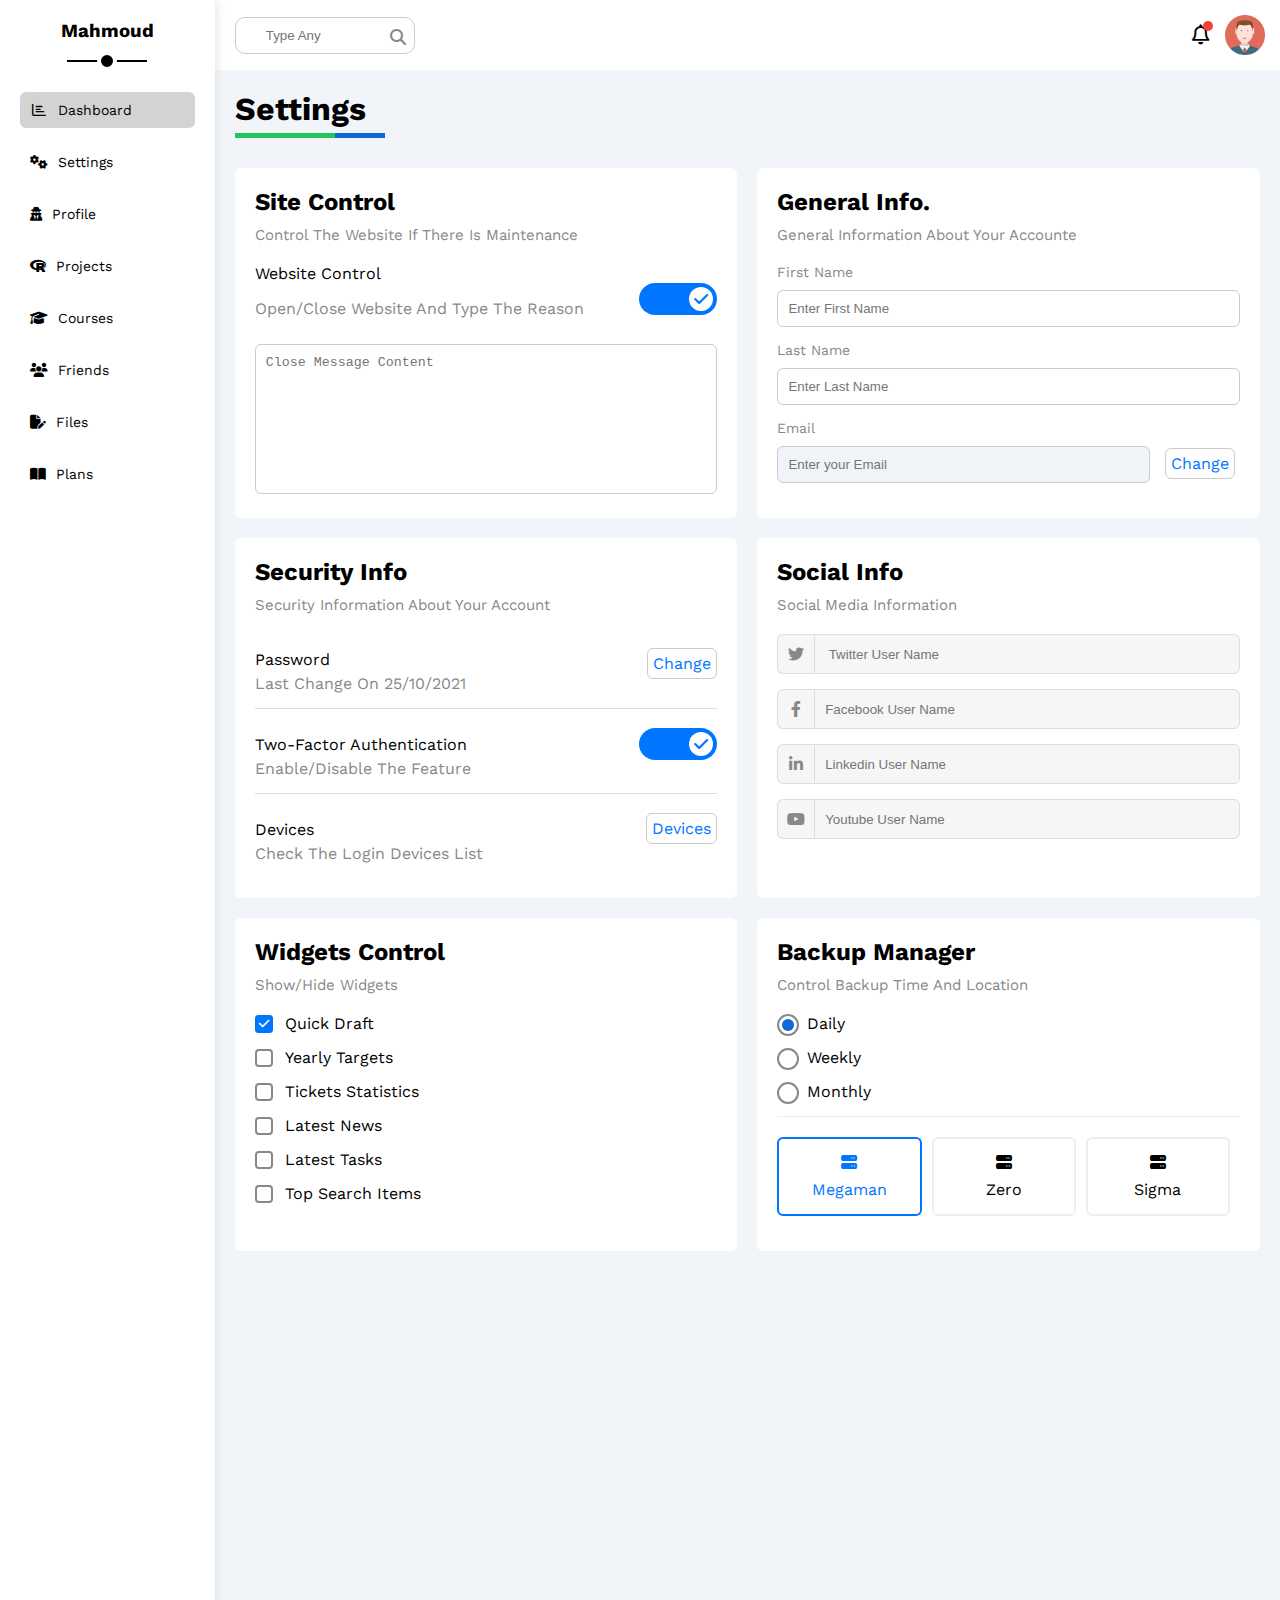
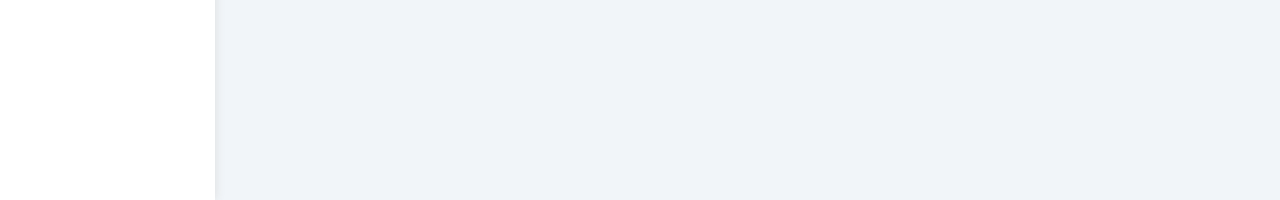
<file: setting.html>
<!DOCTYPE html>
<html lang="en">

<head>
    <meta charset="UTF-8">
    <meta http-equiv="X-UA-Compatible" content="IE=edge">
    <meta name="viewport" content="width=device-width, initial-scale=1.0">
    <title>Settings</title>
    <link rel="stylesheet" href="css files/all.min.css">
    <link rel="stylesheet" href="css files/framework.css">
    <link rel="stylesheet" href="css files/master.css">

    <!-- <link rel="stylesheet" href="css files/normalize.css"> -->

    <!-- google fonts -->
    <link rel="preconnect" href="https://fonts.googleapis.com">
    <link rel="preconnect" href="https://fonts.gstatic.com" crossorigin>
    <link href="https://fonts.googleapis.com/css2?family=Cairo+Play:wght@200;300;400;500;600;700&family=Kalam:wght@300;400;700&family=Open+Sans:ital,wght@0,300;0,400;0,500;0,600;0,700;0,800;1,300;1,400;1,500;1,600;1,700;1,800&family=Patrick+Hand&family=Teko:wght@300&family=Work+Sans:ital,wght@0,100;0,300;0,500;0,600;0,700;1,300;1,500;1,600;1,700&display=swap"
        rel="stylesheet">

</head>

<body>
    <div class="page display-flex">
        <div class="sidebar bg-color-white p-20 relative">
            <h3 class="relative mt-0 text-c">Mahmoud</h3>
            <ul>
                <li>
                    <a class="active display-flex fs-14 color-black rad-6 flex-align-center p-10" href="index.html">
                        <i class="fa-regular fa-chart-bar fa-fw"></i>
                        <span>Dashboard</span>
                    </a>
                </li>
            </ul>
            <ul>
                <li>
                    <a class=" display-flex fs-14 color-black rad-6 flex-align-center p-10" href="setting.html">
                        <i class="fa-solid fa-gears"></i>
                        <span>Settings</span>
                    </a>
                </li>
            </ul>
            <ul>
                <li>
                    <a class=" display-flex fs-14 color-black rad-6 flex-align-center p-10" href="profile.html">
                        <i class="fa-solid fa-user-secret"></i>
                        <span>Profile</span>
                    </a>
                </li>
            </ul>
            <ul>
                <li>
                    <a class=" display-flex fs-14 color-black rad-6 flex-align-center p-10" href="projects.html">
                        <i class="fa-brands fa-r-project"></i>
                        <span>Projects</span>
                    </a>
                </li>
            </ul>
            <ul>
                <li>
                    <a class=" display-flex fs-14 color-black rad-6 flex-align-center p-10" href="courses.html">
                        <i class="fa-solid fa-graduation-cap"></i>
                        <span>Courses</span>
                    </a>
                </li>
            </ul>
            <ul>
                <li>
                    <a class=" display-flex fs-14 color-black rad-6 flex-align-center p-10" href="friends.html">
                        <i class="fa-solid fa-users"></i>
                        <span>Friends</span>
                    </a>
                </li>
            </ul>
            <ul>
                <li>
                    <a class=" display-flex fs-14 color-black rad-6 flex-align-center p-10" href="files.html">
                        <i class="fa-solid fa-file-pen"></i>
                        <span>Files</span>
                    </a>
                </li>
            </ul>
            <ul>
                <li>
                    <a class=" display-flex fs-14 color-black rad-6 flex-align-center p-10" href="plans.html">
                        <i class="fa-solid fa-book-open"></i>
                        <span>Plans</span>
                    </a>
                </li>
            </ul>
        </div>
        <div class="content full-width">
            <!-- start head -->
            <div class="head flex-between bg-color-white p-15">
                <div class="search relative">
                    <i class="fa-solid fa-magnifying-glass absolute"></i>
                    <input class="p-10" type="search" name="" id="" placeholder="Type Any ">
                </div>
                <div class="icons display-flex flex-align-center">
                    <span class="notification relative">
                        <i class="fa-regular fa-bell fa-lg"></i>
                    </span>
                    <img src="images/avatar.png" alt="">
                </div>
            </div>
            <!-- End head -->
            <h1 class="relative">Settings</h1>
            <div class="wrapper display-grid gap-20 mb-20">
                <!-- start site control -->
                <div class="site-control bg-color-white rad-6 p-20 ">
                    <h2 class="mt-0 mb-10">Site Control</h2>
                    <p class="mt-0 mb-20 color-grey fs-15">Control The Website If There Is Maintenance</p>
                    <div class=" mb-10 flex-between">
                        <div>
                            <span>Website Control</span>
                            <p class="color-grey">Open/Close Website And Type The Reason</p>
                        </div>
                        <div>
                            <label>
                              <input class="toggle-checkbox" type="checkbox" checked="">
                              <div class="toggle-switch">
                              </div>
                            </label>
                        </div>
                    </div>
                    <textarea class="close-message p-10 rad-6 display-block full-width" placeholder="Close Message Content"></textarea>
                </div>
                <!-- End site control -->

                <!-- star General Info -->
                <div class="general-info bg-color-white rad-6 p-20 ">
                    <h2 class="mt-0 mb-10">General Info.</h2>
                    <p class="mt-0 mb-20 color-grey fs-15">General Information About Your Accounte</p>
                    <div class="mb-15">
                        <label for="first" class="fs-14 color-grey mb-10 display-block">First Name</label>
                        <input class="full-width rad-6 display-block p-10 br-none br-color-ccc" type="text" id="first" placeholder="Enter First Name">
                    </div>
                    <div class="mb-15">
                        <label for="last" class="fs-14 color-grey mb-10 display-block">Last Name</label>
                        <input class="full-width rad-6 display-block p-10 br-none br-color-ccc" type="text" id="last" placeholder="Enter Last Name">
                    </div>
                    <div class="mb-15">
                        <label for="Email" class="fs-14 color-grey mb-10 display-block">Email</label>
                        <input class="email mr-10 rad-6 p-10 br-none br-color-ccc" type="email" id="Email" placeholder="Enter your Email" disabled>
                        <a href="#" class="blue-color br-color-ccc p-5 rad-6">Change</a>
                    </div>
                </div>
                <!-- End General Info -->

                <!-- start Security Info -->
                <div class="sec-info bg-color-white rad-6 p-20">
                    <h2 class="mt-0 mb-10">Security Info</h2>
                    <p class="mt-0 mb-20 color-grey fs-15">Security Information About Your Account</p>
                    <div class="flex-between pad-b-15">
                        <div class="flex-1">
                            <p class="color-black mb-5">Password</p>
                            <span class="color-grey mb-10">Last Change On 25/10/2021</span>
                        </div>
                        <a href="#" class="blue-color br-color-ccc p-5 rad-6">Change</a>
                    </div>
                    <div class="flex-between pad-b-15">
                        <div class="flex-1 pt-10">
                            <p class="color-black mb-5">Two-Factor Authentication</p>
                            <span class="color-grey mb-10">Enable/Disable The Feature</span>
                        </div>
                        <div>
                            <label>
                              <input class="toggle-checkbox" type="checkbox" checked="">
                              <div class="toggle-switch">
                              </div>
                            </label>
                        </div>
                    </div>
                    <div class="flex-between pad-b-15">
                        <div class="flex-1 pt-10">
                            <p class="color-black mb-5">Devices</p>
                            <span class="color-grey mb-10">Check The Login Devices List</span>
                        </div>
                        <a href="#" class="blue-color br-color-ccc p-5 rad-6">Devices</a>
                    </div>
                </div>
                <!-- End Security Info -->

                <!-- start Social Info -->
                <div class="social-info bg-color-white rad-6 p-20">
                    <h2 class="mt-0 mb-10">Social Info</h2>
                    <p class="mt-0 mb-20 color-grey fs-15">Social Media Information</p>
                    <div class="display-flex flex-align-center mb-15">
                        <i class="fa-brands fa-twitter color-grey  center-flex"></i>
                        <input type="text" class="full-width" placeholder=" Twitter User Name ">
                    </div>
                    <div class="display-flex flex-align-center mb-15 ">
                        <i class="fa-brands fa-facebook-f color-grey center-flex "></i>
                        <input type="text " class="full-width" placeholder="Facebook User Name ">
                    </div>
                    <div class="display-flex flex-align-center mb-15">
                        <i class="fa-brands fa-linkedin-in color-grey center-flex"></i>
                        <input type="text" class="full-width" placeholder="Linkedin User Name ">
                    </div>
                    <div class="display-flex flex-align-center mb-15 ">
                        <i class="fa-brands fa-youtube color-grey center-flex "></i>
                        <input type="text " class="full-width" placeholder="Youtube User Name ">
                    </div>
                </div>
                <!-- End Social Info -->

                <!-- start Widgets Control -->
                <div class="control bg-color-white rad-6 p-20">
                    <h2 class="mt-0 mb-10">Widgets Control</h2>
                    <p class="mt-0 mb-20 color-grey fs-15">Show/Hide Widgets</p>
                    <div class="display-flex flex-align-center mb-15">
                        <input type="checkbox" id="one" checked>
                        <label for="one">Quick Draft</label>
                    </div>
                    <div class="display-flex flex-align-center mb-15">
                        <input type="checkbox" id="two">
                        <label for="two">Yearly Targets</label>
                    </div>
                    <div class="display-flex flex-align-center mb-15">
                        <input type="checkbox" id="three">
                        <label for="three">Tickets Statistics</label>
                    </div>
                    <div class="display-flex flex-align-center mb-15">
                        <input type="checkbox" id="four">
                        <label for="four">Latest News</label>
                    </div>
                    <div class="display-flex flex-align-center mb-15">
                        <input type="checkbox" id="five">
                        <label for="five">Latest Tasks</label>
                    </div>
                    <div class="display-flex flex-align-center mb-15">
                        <input type="checkbox" id="six">
                        <label for="six">Top Search Items</label>
                    </div>
                </div>
                <!-- End Widgets Control -->

                <!-- start Backup Manager -->
                <div class="backup  bg-color-white rad-6 p-20">
                    <h2 class="mt-0 mb-10">Backup Manager</h2>
                    <p class="mt-0 mb-20 color-grey fs-15">Control Backup Time And Location</p>
                    <div class=" menu display-flex flex-align-center mb-15">
                        <input type="radio" id="daily" name="time" checked>
                        <label for="daily">Daily</label>
                    </div>
                    <div class=" menu display-flex flex-align-center mb-15">
                        <input type="radio" id="weekly" name="time">
                        <label for="weekly">Weekly</label>
                    </div>
                    <div class=" menu display-flex flex-align-center mb-15">
                        <input type="radio" id="month" name="time">
                        <label for="month">Monthly</label>
                    </div>
                    <div class="servers display-flex flex-align-center text-c">
                        <input type="radio" name="servers" id="serv-1" checked>
                        <div class="server mb-15 rad-10 full-width">
                            <label class="display-block m-15" for="serv-1">
                                <i class="fa-solid fa-server display-block mb-10"></i>
                                Megaman
                            </label>
                        </div>
                        <input type="radio" name="servers" id="serv-2">
                        <div class="server mb-15 rad-10 full-width">
                            <label class="display-block m-15" for="serv-2">
                                <i class="fa-solid fa-server display-block mb-10"></i>
                               Zero
                            </label>
                        </div>
                        <input type="radio" name="servers" id="serv-3">
                        <div class="server mb-15 rad-10 full-width">
                            <label class="display-block m-15" for="serv-3">
                                <i class="fa-solid fa-server display-block mb-10"></i>
                               Sigma
                            </label>
                        </div>
                    </div>
                </div>
                <!-- End Backup Manager-->
            </div>
        </div>
    </div>

</body>

</html>
</file>
<file: css files/framework.css>
:root {
    --blue-color: #0075ff;
    --blue-color-alt: #0d69d5;
    --orange-color: #f59e0b;
    --green-color: #22c55e;
    --red-color: #f44336;
    --grey-color: #888;
}


/* ----------------------components-------------------------- */

.btn-shape {
    padding: 4px 10px;
    border-radius: 6px;
}


/* --------------------flex options------------------------ */

.flex-between {
    display: flex;
    align-items: center;
    justify-content: space-between;
}

.display-flex {
    display: flex;
}

.flex-align-center {
    align-items: center;
}

.center-flex {
    display: flex;
    align-items: center;
    justify-content: center;
}

.flex-1 {
    flex: 1;
}


/* -----------------padding and margins--------------------------- */

.p-0 {
    padding: 0;
}

.p-5 {
    padding: 5px;
}

.p-10 {
    padding: 10px;
}

.p-20 {
    padding: 20px;
}

.p-15 {
    padding: 15px;
}

.pt-10 {
    padding-top: 10px;
}

.pt-20 {
    padding-top: 20px;
}

.pad-b-15 {
    padding-bottom: 15px;
}

.m-0 {
    margin: 0;
}

.m-15 {
    margin: 15px;
}

.m-20 {
    margin: 20px;
}

.mt-0 {
    margin-top: 0;
}

.mt-5 {
    margin-top: 5px;
}

.mt-10 {
    margin-top: 10px;
}

.mt-20 {
    margin-top: 20px;
}

.mt-25 {
    margin-top: 20px;
}

.mr-10 {
    margin-right: 10px;
}

.mr-20 {
    margin-right: 20px;
}

.mr-10 {
    margin-right: 10px;
}

.mb-10 {
    margin-bottom: 10px;
}

.mb-5 {
    margin-bottom: 5px;
}

.mb-15 {
    margin-bottom: 15px;
}

.mb-20 {
    margin-bottom: 20px;
}

.mb-0 {
    margin-bottom: 0;
}

.ml-20 {
    margin-left: 20px;
}

.ml-10 {
    margin-left: 10px;
}


/* -----------------background and colors--------------------------- */

.bg-color-eee {
    background-color: #eee;
}

.bg-color-white {
    background-color: white;
}

.bg-color-blue {
    background-color: var(--blue-color);
}

.bg-color-red {
    background-color: red;
}

.bg-color-orange {
    background-color: var(--orange-color);
}

.bg-color-green {
    background-color: var(--green-color);
}

.color-black {
    color: black;
}

.color-grey {
    color: var(--grey-color);
}

.color-white {
    color: white;
}

.orange-color {
    color: var(--orange-color);
}

.red-color {
    color: var(--red-color);
}

.green-color {
    color: var(--green-color);
}

.blue-color {
    color: var(--blue-color);
}


/* ------------------border and border-raduis-------------------------- */

.rad-6 {
    border-radius: 6px;
}

.rad-50-percent {
    border-radius: 50%;
}

.rad-10 {
    border-radius: 6px;
}

.br-none {
    border: none;
}

.br-color-ccc {
    border: 1px solid #ccc;
}


/* ----------------position options---------------------------- */

.relative {
    position: relative;
}

.absolute {
    position: absolute;
}


/* -----------------text and fonts--------------------------- */

.text-c {
    text-align: center;
}

.fs-14 {
    font-size: 14px;
}

.fs-15 {
    font-size: 15px;
}

.fs-20 {
    font-size: 20px;
}


/* ----------------Momile display options----------------------- */

@media(max-width:767px) {
    .hide-mobile {
        display: none;
    }
    .display-block-mobile {
        display: block;
    }
    .text-center-mobile {
        text-align: center;
    }
}


/* --------------------width and height-------------------------------------- */

.full-width {
    width: 100%;
}

.fit-content {
    width: fit-content;
}


/* ----------------------Dsplay-grid and gaps---------------------------------- */

.display-grid {
    display: grid;
}

.gap-20 {
    gap: 20px;
}


/* --------------------display elements options---------------------------------- */

.display-block {
    display: block;
}
</file>
<file: css files/master.css>
:root {
    --blue-color: #0075ff;
    --blue-color-alt: #0d69d5;
    --orange-color: #f59e0b;
    --green-color: #22c55e;
    --red-color: #f44336;
    --grey-color: #888;
}

* {
    box-sizing: border-box;
}

body {
    font-family: 'Work Sans', sans-serif;
    margin: 0;
}

*:focus {
    outline: none;
}

a {
    text-decoration: none;
}

.page {
    background-color: #f1f5f9;
    min-height: 200vh;
}

ul {
    list-style: none;
    padding: 0;
}

 ::-webkit-scrollbar {
    width: 15px;
}

 ::-webkit-scrollbar-track {
    background-color: white;
}

 ::-webkit-scrollbar-thumb {
    background-color: var(--blue-color);
}

 ::-webkit-scrollbar-thumb:hover {
    background-color: var(--blue-color-alt);
}


/* start sidebar */

.sidebar {
    width: 250px;
    box-shadow: 0 0 10px #ddd;
}

.sidebar>h3 {
    margin-bottom: 50px;
}

.sidebar>h3::before {
    content: "";
    position: absolute;
    width: 80px;
    height: 2px;
    left: 50%;
    transform: translateX(-50%);
    bottom: -20px;
    background-color: black;
}

.sidebar>h3::after {
    content: "";
    position: absolute;
    width: 12px;
    height: 12px;
    border-radius: 50%;
    background-color: black;
    border: 4px solid white;
    left: 50%;
    transform: translateX(-50%);
    bottom: -29px;
}

.sidebar ul li a {
    transition: 0.3s;
    margin-bottom: 5px;
}

.sidebar ul li a:hover,
.sidebar ul li a.active {
    background-color: #d4d3d3;
}

.sidebar ul li a span {
    font-size: 14px;
    margin-left: 10px;
}

@media(max-width:767px) {
    .sidebar {
        width: 89px;
        padding: 10px;
    }
    .sidebar>h3 {
        font-size: 13px;
        margin-bottom: 15px;
    }
    .sidebar>h3::before,
    .sidebar>h3::after {
        display: none;
    }
    .sidebar ul li a span {
        display: none;
    }
    .sidebar ul li a i {
        font-size: 20px;
    }
}


/* End sidebar */


/* start content section*/

.content {
    overflow: hidden;
}

.content .head .search i {
    right: 9px;
    top: 12px;
    color: var(--grey-color);
}

.content .search input {
    border: 1px solid #ccc;
    border-radius: 10px;
    margin-left: 5px;
    padding-left: 30px;
    width: 180px;
    transition: width 0.3s;
}

@media(min-width:768px) {
    .content .search input:focus {
        width: 250px;
    }
}

.content .search input::placeholder {
    transition: opacity 2s;
}

.content .search input:focus::placeholder {
    opacity: 0;
}

.content .notification::before {
    content: "";
    position: absolute;
    width: 10px;
    height: 10px;
    background-color: var(--red-color);
    border-radius: 50%;
    top: -5px;
    right: -3px;
}

.head img {
    width: 40px;
    margin-left: 15px;
}

.page .content h1 {
    margin: 20px 20px 40px;
}

.page .content h1::before,
.page .content h1::after {
    content: "";
    position: absolute;
    height: 5px;
    bottom: -10px;
    left: 0;
}

.page .content h1::before {
    background-color: var(--blue-color-alt);
    width: 150px;
}

.page .content h1::after {
    background-color: var(--green-color);
    width: 100px;
}

.wrapper {
    grid-template-columns: repeat(auto-fill, minmax(450px, 1fr));
    margin-left: 20px;
    margin-right: 20px;
}

.wrapper.courses {
    grid-template-columns: repeat(auto-fill, minmax(300px, 1fr));
}

@media(max-width:767px) {
    .wrapper,
    .wrapper.courses {
        grid-template-columns: minmax(200px, 1fr);
        margin-left: 10px;
        margin-right: 10px;
        gap: 10px;
    }
}


/* End content section*/


/* Start welcome widget*/

.welcome {
    overflow: hidden;
}

.welcome .intro img {
    width: 170px;
    margin-bottom: -10px;
}

.welcome .avatar {
    width: 64px;
    height: 64px;
    border: 2px solid white;
    border-radius: 50%;
    padding: 2px;
    box-shadow: 0 0 7px #ddd;
    margin-left: 20px;
    margin-top: -32px;
}

.welcome .body {
    border-top: 1px solid #eee;
    border-bottom: 1px solid #eee;
}

.welcome .body>div {
    flex: 1;
}

.welcome .visit {
    margin: 10px 15px 15px auto;
    transition: 0.3s;
}

@media(max-width:767px) {
    .welcome .intro {
        padding-bottom: 30px;
    }
    .welcome .avatar {
        margin-left: 0;
    }
    .welcome .body>div:not(:last-child) {
        margin-bottom: 20px;
    }
}


/* End welcome widget*/


/* <!-- start draft widget --> */

.quick-draft textarea {
    resize: none;
    min-height: 160px;
}

.quick-draft .save {
    margin-left: auto;
    cursor: pointer;
}


/* End draft widget*/


/* start yearly-targets widget*/

.yearly-targets .money-icon {
    background-color: rgb(0 117 255 / 20%);
    color: var(--blue-color);
    font-size: 30px;
}

.yearly-targets .project-icon {
    background-color: rgb(245 158 11 / 20%);
    color: var(--orange-color);
    font-size: 32px;
}

.yearly-targets .team-icon {
    background-color: rgb(34 197 94 / 20%);
    color: var(--green-color);
    font-size: 28px;
}

.yearly-targets .info1,
.yearly-targets .info2,
.yearly-targets .info3 {
    flex: 1;
}

.yearly-targets .info1 .progress span:last-child {
    height: 4px;
    background-color: rgb(0 117 255 / 20%);
}

.yearly-targets .info1 .progress span:last-child::before {
    content: "";
    position: absolute;
    width: 80%;
    height: 100%;
    background-color: var(--blue-color);
}

.yearly-targets .info1 .progress span:first-child {
    color: white;
    background-color: #0075ff;
    right: 55px;
    bottom: 17px;
}

@media(max-width:767px) {
    .yearly-targets .info1 .progress span:first-child {
        right: 5px;
    }
}

.yearly-targets .info1 .progress span:first-child::before {
    content: "";
    position: absolute;
    right: 16px;
    bottom: -17px;
    border-style: solid;
    border-width: 10px 10px 10px 10px;
    border-color: #0075ff transparent transparent transparent;
}

.yearly-targets .info2 .progress span:last-child {
    height: 4px;
    background-color: rgb(245 158 11 / 20%);
}

.yearly-targets .info2 .progress span:last-child::before {
    content: "";
    position: absolute;
    width: 60%;
    height: 100%;
    background-color: var(--orange-color);
}

.yearly-targets .info2 .progress span:first-child {
    color: white;
    background-color: var(--orange-color);
    right: 135px;
    bottom: 17px;
}

@media(max-width:767px) {
    .yearly-targets .info2 .progress span:first-child {
        right: 28px;
    }
}

.yearly-targets .info2 .progress span:first-child::before {
    content: "";
    position: absolute;
    right: 16px;
    bottom: -17px;
    border-style: solid;
    border-width: 10px 10px 10px 10px;
    border-color: var(--orange-color) transparent transparent transparent;
}

.yearly-targets .info3 .progress span:last-child {
    height: 4px;
    background-color: rgb(34 197 94 / 20%);
}

.yearly-targets .info3 .progress span:last-child::before {
    content: "";
    position: absolute;
    width: 75%;
    height: 100%;
    background-color: var(--green-color);
}

.yearly-targets .info3 .progress span:first-child {
    color: white;
    background-color: var(--green-color);
    right: 77px;
    bottom: 17px;
}

@media(max-width:767px) {
    .yearly-targets .info3 .progress span:first-child {
        right: 9px;
    }
}

.yearly-targets .info3 .progress span:first-child::before {
    content: "";
    position: absolute;
    right: 16px;
    bottom: -17px;
    border-style: solid;
    border-width: 10px 10px 10px 10px;
    border-color: var(--green-color) transparent transparent transparent;
}


/* End yearly-targets widget*/


/* start Tickets Statistics widget*/

.tickets .info {
    grid-template-columns: repeat(auto-fill, minmax(200px, 1fr));
}

.tickets .info .box {
    border: 1px solid #c5c4c4;
}

.tickets .info .box span:first-of-type {
    font-size: 30px;
    font-weight: bolder;
}


/* End Tickets Statistics widget*/


/*  start Latest news  */

.news .box {
    padding: 5px;
    border-bottom: 1px solid #ddd;
}

.news .box img {
    max-width: 100px;
    border-radius: 6px;
    margin-right: 10px;
}

@media(max-width:767px) {
    .news .box img,
    .news .box span {
        display: none;
    }
}

.news .box .info {
    flex: 1;
}

.news .box .info span {
    right: 1px;
    top: 20px;
    background-color: #ddd;
    padding: 5px;
    border-radius: 6px;
}


/*  End Latest news  */


/*  start Latest Tasks  */

.tasks .box {
    border-bottom: 1px solid #ddd;
}

.tasks .box span {
    right: 5px;
    top: 7px;
}

.tasks .box .hidd {
    color: #a9a7a7;
}


/*  End Latest Tasks  */


/*  start Top Search Items  
No styles
 End Top Search Items  */


/*start Latest uploads */

.latest .box {
    border-bottom: 1px solid #ddd;
}

.latest .box img {
    max-width: 40px;
}


/*End Latest uploads */


/*start Last project */

.last ul::before {
    content: "";
    position: absolute;
    width: 2px;
    height: 100%;
    left: 11px;
    background-color: var(--blue-color);
}

.last ul li::before {
    content: "";
    display: block;
    width: 20px;
    height: 20px;
    margin-right: 15px;
    border: 2px solid white;
    outline: 2px solid var(--blue-color);
    background-color: white;
    border-radius: 50%;
    z-index: 1;
}

.last ul li.done::before {
    content: "";
    background-color: #0075ff;
}

.last ul li.current::before {
    animation: flashing 0.8s infinite alternate;
    transition: 0.3s;
}

.last .launch-icon {
    position: absolute;
    right: 0;
    bottom: 0;
    width: 160px;
    opacity: 0.3;
}


/*End  Last project */


/*start reminders */

.reminders .box1 span:first-child,
.reminders .box2 span:first-child,
.reminders .box3 span:first-child,
.reminders .box4 span:first-child {
    display: block;
    width: 15px;
    height: 15px;
    border-radius: 50%;
}

.reminders .box1 span:first-child {
    background-color: var(--green-color);
}

.reminders .box2 span:first-child {
    background-color: var(--orange-color);
}

.reminders .box3 span:first-child {
    background-color: var(--blue-color);
}

.reminders .box4 span:first-child {
    background-color: var(--red-color);
}

.reminders .box1 .info::before,
.reminders .box2 .info::before,
.reminders .box3 .info::before,
.reminders .box4 .info::before {
    content: '';
    position: absolute;
    height: 100%;
    left: -10px;
    bottom: -11px;
    width: 2px;
}

.reminders .box1 .info::before {
    background-color: var(--green-color);
}

.reminders .box2 .info::before {
    background-color: var(--orange-color);
}

.reminders .box3 .info::before {
    background-color: var(--blue-color);
}

.reminders .box4 .info::before {
    background-color: var(--red-color);
}


/*End reminders */


/*startlatest post*/

.latest-post .personal img {
    max-width: 70px;
    max-height: 70px;
}

.latest-post .post p {
    line-height: 1.9;
    border-top: 1px solid #ddd;
    border-bottom: 1px solid #ddd;
}


/*End latest post*/


/*start Social Media Stats */

.social .box .info span {
    margin-left: 55px;
}

.social .box .info a {
    background-color: #1da1f2;
}

.social .box.twitter {
    background-color: rgb(29 161 242 / 20%);
    color: #1da1f2;
}

.social .box.twitter i {
    background-color: #1da1f2;
    left: 0;
    top: 0;
    height: 100%;
    width: 52px;
}

.social .box.twitter.youtube i {
    background-color: red;
}

.social .box.twitter.youtube {
    background-color: rgb(239, 176, 176);
}

.social .box.twitter.youtube a {
    background-color: red;
}


/*End Social Media Stats */


/*start project table */

.projects .responsive-table {
    overflow-x: auto;
    border: 1px solid #ddd;
}

.projects table {
    min-width: 1000px;
    border-spacing: 0;
}

.projects table thead td {
    font-weight: bold;
}

.projects table td {
    padding: 15px;
}

.projects table tbody td {
    border-bottom: 1px solid #eee;
    border-left: 1px solid #eee;
}

.projects table img {
    width: 32px;
    height: 32px;
    border-radius: 50%;
    padding: 2px;
    background-color: white;
}

.projects table img:not(:first-child) {
    margin-left: -20px;
}


/*End project table*/


/* start setting page */


/* start site control */

.toggle-checkbox {
    -webkit-appearance: none;
    appearance: none;
    display: none;
}

.toggle-checkbox:checked+.toggle-switch {
    background-color: var(--blue-color);
}

.toggle-switch {
    background-color: #ccc;
    width: 78px;
    height: 32px;
    border-radius: 16px;
    position: relative;
    transition: 0.3s;
    cursor: pointer;
}

.toggle-switch::before {
    font-family: var(--fa-style-family-classic);
    content: "\f00d";
    font-weight: 900;
    background-color: white;
    width: 24px;
    height: 24px;
    position: absolute;
    border-radius: 50%;
    top: 4px;
    left: 4px;
    display: flex;
    justify-content: center;
    align-items: center;
    color: #aaa;
    transition: 0.3s;
}

.toggle-checkbox:checked+.toggle-switch::before {
    content: "\f00c";
    left: 50px;
    color: var(--blue-color);
}

.site-control .close-message {
    border: 1px solid #ccc;
    resize: none;
    min-height: 150px;
}


/* End site control */


/* start General Info */

.general-info :disabled {
    cursor: no-drop;
    background-color: #f0f4f8;
    color: #bbb;
}

.general-info .email {
    display: inline-flex;
    width: calc(100% - 90px);
}


/* End General Info */


/* start Security Info */

.sec-info>div:not(:last-child) {
    border-bottom: 1px solid #ddd;
}


/* End Security Info */


/* start Social Info */

.social-info i {
    width: 40px;
    height: 40px;
    background-color: #f6f6f6;
    border: 1px solid #ddd;
    border-right: none;
    border-radius: 6px 0 0 6px;
    transition: 0.3s;
}

.social-info input {
    height: 40px;
    background-color: #f6f6f6;
    border: 1px solid #ddd;
    padding-left: 10px;
    border-radius: 0 6px 6px 0;
}

.social-info>div:focus-within i {
    color: black;
}


/* End Social Info */


/* start Widgets Control */

.control>div input[type="checkbox"] {
    -webkit-appearance: none;
    appearance: none;
    display: none;
}

.control>div label {
    padding-left: 30px;
    position: relative;
    cursor: pointer;
}

.control>div label::before {
    content: "";
    width: 14px;
    height: 14px;
    border: 2px solid var(--grey-color);
    position: absolute;
    left: 0;
    top: 50%;
    margin-top: -9px;
    border-radius: 4px;
}

.control>div label:hover::before {
    border-color: var(--blue-color-alt);
}

.control>div label::after {
    font-family: var(--fa-style-family-classic);
    content: "\f00c";
    font-weight: 900;
    background-color: var(--blue-color);
    color: white;
    font-size: 12px;
    width: 18px;
    height: 18px;
    display: flex;
    justify-content: center;
    align-items: center;
    transform: scale(0) rotate(360deg);
    transition: 0.3s;
    position: absolute;
    left: 0;
    top: 50%;
    margin-top: -9px;
    border-radius: 4px;
}

.control>div input[type="checkbox"]:checked+label::after {
    transform: scale(1);
}


/* End Widgets Control */


/* start backup Widgets */

.backup input[type="radio"] {
    -webkit-appearance: none;
    appearance: none;
    display: none;
}

.backup .menu label {
    padding-left: 30px;
    position: relative;
    cursor: pointer;
}

.backup .menu label::before {
    content: "";
    width: 18px;
    height: 18px;
    border: 2px solid var(--grey-color);
    position: absolute;
    left: 0;
    top: 50%;
    margin-top: -10px;
    border-radius: 50%;
}

.backup .menu label:hover::before {
    border-color: var(--blue-color-alt);
}

.backup .menu label::after {
    content: "";
    position: absolute;
    left: 5px;
    top: 5px;
    border-radius: 50%;
    background-color: var(--blue-color-alt);
    width: 12px;
    height: 12px;
    transform: scale(0);
    transition: 0.3s;
}

.backup .menu input[type="radio"]:checked+label::after {
    transform: scale(1);
}

.backup .servers {
    border-top: 1px solid #eee;
    padding-top: 20px;
}

@media(max-width:767px) {
    .backup .servers {
        flex-wrap: wrap;
    }
}

.backup .servers .server {
    border: 2px solid #eee;
    position: relative;
    margin-right: 10px;
}

.backup .servers .server label {
    cursor: pointer;
}

.backup .servers input[type="radio"]:checked+.server {
    border-color: var(--blue-color);
    color: var(--blue-color);
}


/* End backup Widgets */


/* End setting page */


/*start Profile page */

@media(max-width:767px) {
    .overview {
        flex-direction: column;
    }
    .overview .info-box .box {
        padding: 5px;
    }
}

.overview .avatar-box {
    width: 300px;
}

@media(min-width:768px) {
    .overview .avatar-box {
        width: 300px;
        border-right: 1px solid #eee;
    }
}

.avatar-box img {
    max-width: 120px;
}

.overview .avatar-box .level {
    height: 6px;
    overflow: hidden;
    width: 70%;
    margin: auto
}

.overview .avatar-box .level span {
    position: absolute;
    top: 0;
    left: 0;
    background-color: var(--blue-color);
    height: 100%;
}

.info-box .box {
    flex-wrap: wrap;
    border-bottom: 1px solid #eee;
    transition: 0.3s;
}

.info-box .box:hover {
    background-color: #f9f9f9;
}

.info-box .box>div {
    min-width: 250px;
    padding: 10px 0 0;
}

.info-box h4 {
    font-weight: normal;
}

.info-box .toggle-switch {
    height: 23px;
}

.info-box .toggle-switch::before {
    width: 18px;
    height: 18px;
    top: 3px;
    left: 3px;
}

.info-box .toggle-checkbox:checked+.toggle-switch::before {
    left: 58px;
}


/* start orther data */

@media(max-width:767px) {
    .other-data {
        flex-direction: column;
    }
}

.other-data .skills-card ul li {
    padding: 15px 0;
}

.other-data .skills-card ul li:not(:last-child) {
    border-bottom: 1px solid #eee;
}

.other-data .skills-card ul li span {
    display: inline-flex;
    padding: 4px 10px;
    background-color: #eee;
    border-radius: 6px;
    font-size: 14px;
    margin-right: 5px;
}

.activities .activity img {
    max-width: 70px;
    margin-right: 10px;
}

.activity:not(:last-child) {
    border-bottom: 1px solid #eee;
    padding-bottom: 20px;
    margin-bottom: 20px;
}

@media(min-width:768px) {
    .activity .date {
        margin-left: auto;
        text-align: right;
    }
}

@media(max-width: 767px) {
    .activity {
        flex-direction: column;
    }
    .activity img {
        margin-right: 0;
        margin-bottom: 15px;
    }
    .activity .date {
        margin-top: 15px;
    }
}


/* End orther data */


/*End Profile page */


/*start projects page */

.project span:first-of-type {
    top: 6px;
    right: 6px;
}

.project .team {
    border-bottom: 1px solid #ddd;
}

.project img {
    max-width: 40px;
    margin-left: -15px;
}

.project ul {
    border-bottom: 1px solid #eee;
    padding: 10px;
    justify-content: flex-end;
}

@media (max-width:767px) {
    .project ul {
        justify-content: flex-start;
    }
    .project ul li {
        flex-direction: column;
        row-gap: 10px;
    }
}

.project ul li span {
    background-color: #eee;
    padding: 5px;
    font-size: 14px;
    margin-right: 5px;
    border-radius: 5px;
}

.project .progress>div {
    width: 70%;
    height: 10px;
    background-color: #eee;
    border-radius: 7px;
    overflow: hidden;
}

.project .progress>span:last-child {
    margin-left: auto;
    color: var(--grey-color);
}

.project .progress>div span {
    top: 0;
    left: 0;
    height: 100%;
    position: absolute;
}

.project.project-1 .progress>div span {
    width: 70%;
    background-color: var(--red-color);
}

.project.project-2 .progress>div span {
    width: 50%;
    background-color: var(--green-color);
}

.project.project-3 .progress>div span {
    width: 80%;
    background-color: var(--green-color);
}

.project.project-4 .progress>div span {
    width: 50%;
    background-color: var(--orange-color);
}

.project.project-5 .progress>div span {
    width: 90%;
    background-color: var(--blue-color-alt);
}

.project.project-6 .progress>div span {
    width: 40%;
    background-color: var(--grey-color);
}


/*End projects page */


/*start courses page */

.course-box {
    overflow: hidden;
}

.course-box .image {
    background-size: cover;
    min-height: 250px;
}

.course-box-1 .image {
    background-image: url(../images/course-01.jpg);
}

.course-box-2 .image {
    background-image: url(../images/course-02.jpg);
}

.course-box-3 .image {
    background-image: url(../images/course-03.jpg);
}

.course-box-4 .image {
    background-image: url(../images/course-04.jpg);
}

.course-box-5 .image {
    background-image: url(../images/course-05.jpg);
}

.course-box-6 .image {
    background-image: url(../images/course-02.jpg);
}

.course-box .image img {
    max-width: 50px;
    position: absolute;
    top: 15px;
    left: 15px;
    border-radius: 50%;
}

.course-box .description {
    padding: 10px;
    border-bottom: 1px solid #eee;
}

.course-box .description p {
    color: var(--grey-color);
    line-height: 1.7;
}

.course-box .description span {
    color: white;
    background-color: var(--blue-color);
    padding: 5px;
    left: 50%;
    transform: translateX(-50%);
    border-radius: 6px;
}

.course-box .info {
    padding: 15px;
}

.course-box .info span {
    color: var(--grey-color);
}

.course-box .info span i {
    margin-right: 5px;
}


/*End courses page */


/*start freinds page */

.friend-box .info-1 .image {
    border-bottom: 1px solid #ddd;
}

.friend-box .info-1 i:first-of-type {
    margin-right: 10px;
}

.friend-box .info-1 i {
    background-color: #ddd;
    padding: 5px;
    border: 3px solid var(--green-color)
}

.friend-box .info-1 i:hover {
    background-color: var(--green-color);
    color: white;
}

.friend-box .info-1 .image img {
    width: 100px;
    border: 5px solid var(--green-color)
}

.friend-box ul {
    padding-bottom: 10px;
    border-bottom: 1px solid #ddd;
}

.friend-box ul li {
    margin-bottom: 10px;
}

.friend-box ul li i {
    margin-right: 10px;
}

.friend-box .date a {
    color: white;
    border-radius: 6px;
    font-size: 14px;
    padding: 5px;
    background-color: var(--red-color);
}

.friend-box .date a:first-of-type {
    background-color: var(--blue-color);
    margin-right: 5px;
}


/*End friends page*/


/*start files page */

@media(max-width:767px) {
    .files {
        flex-direction: column;
    }
    .files-stat {
        max-width: 250px;
        margin-top: 20px;
        margin-left: 10px;
        margin-bottom: 20px;
    }
}

.wrapper.file {
    grid-template-columns: repeat(auto-fill, minmax(210px, 1fr));
}

.file-box.file-box i,
.file-box span {
    color: var(--grey-color);
}

.file-box .image img {
    width: 60px;
}

.file-box .date {
    border-top: 1px solid #ddd;
}

.files-stat {
    width: 300px;
    height: fit-content;
}

.files-stat img {
    width: 40px;
    margin-right: 5px;
}

.files-stat .box {
    border: 1px solid #ddd;
    border-radius: 6px;
    padding: 5px;
    margin-bottom: 10px;
}

.files-stat .box p {
    margin-bottom: 2px;
}

.files-stat .box span:last-of-type {
    text-align: right;
}

.files-stat a {
    display: block;
    width: fit-content;
    padding: 5px;
    background-color: var(--blue-color);
    margin: 10px auto;
    color: white;
    border-radius: 6px;
}


/*End files page */


/*start plans page */

.plans {
    display: grid;
    grid-template-columns: repeat(auto-fill, minmax(260px, 1fr));
    gap: 20px;
}

.plans .plan-box .price {
    text-align: center;
    border: 3px solid white;
    outline: 3px solid var(--green-color);
}

.plans .plan-box .price span {
    display: block;
    font-size: 29px;
    color: white;
}

.plans .plan-box ul li {
    border-bottom: 1px solid #ddd;
    padding: 20px 0;
}

.plans ul li i:first-of-type {
    margin-right: 5px;
}

.plans ul li i:first-of-type {
    color: var(--red-color);
}

.plans ul li i.yes {
    color: var(--green-color);
}

.plans a {
    background-color: var(--green-color);
    color: white;
    padding: 5px;
    border-radius: 6px;
    font-size: 20px;
}


/*End plans page*/


/*start animation */

@keyframes flashing {
    0%,
    50% {
        background-color: var(--blue-color);
    }
    100% {
        background-color: white;
    }
}


/*End animation */
</file>
